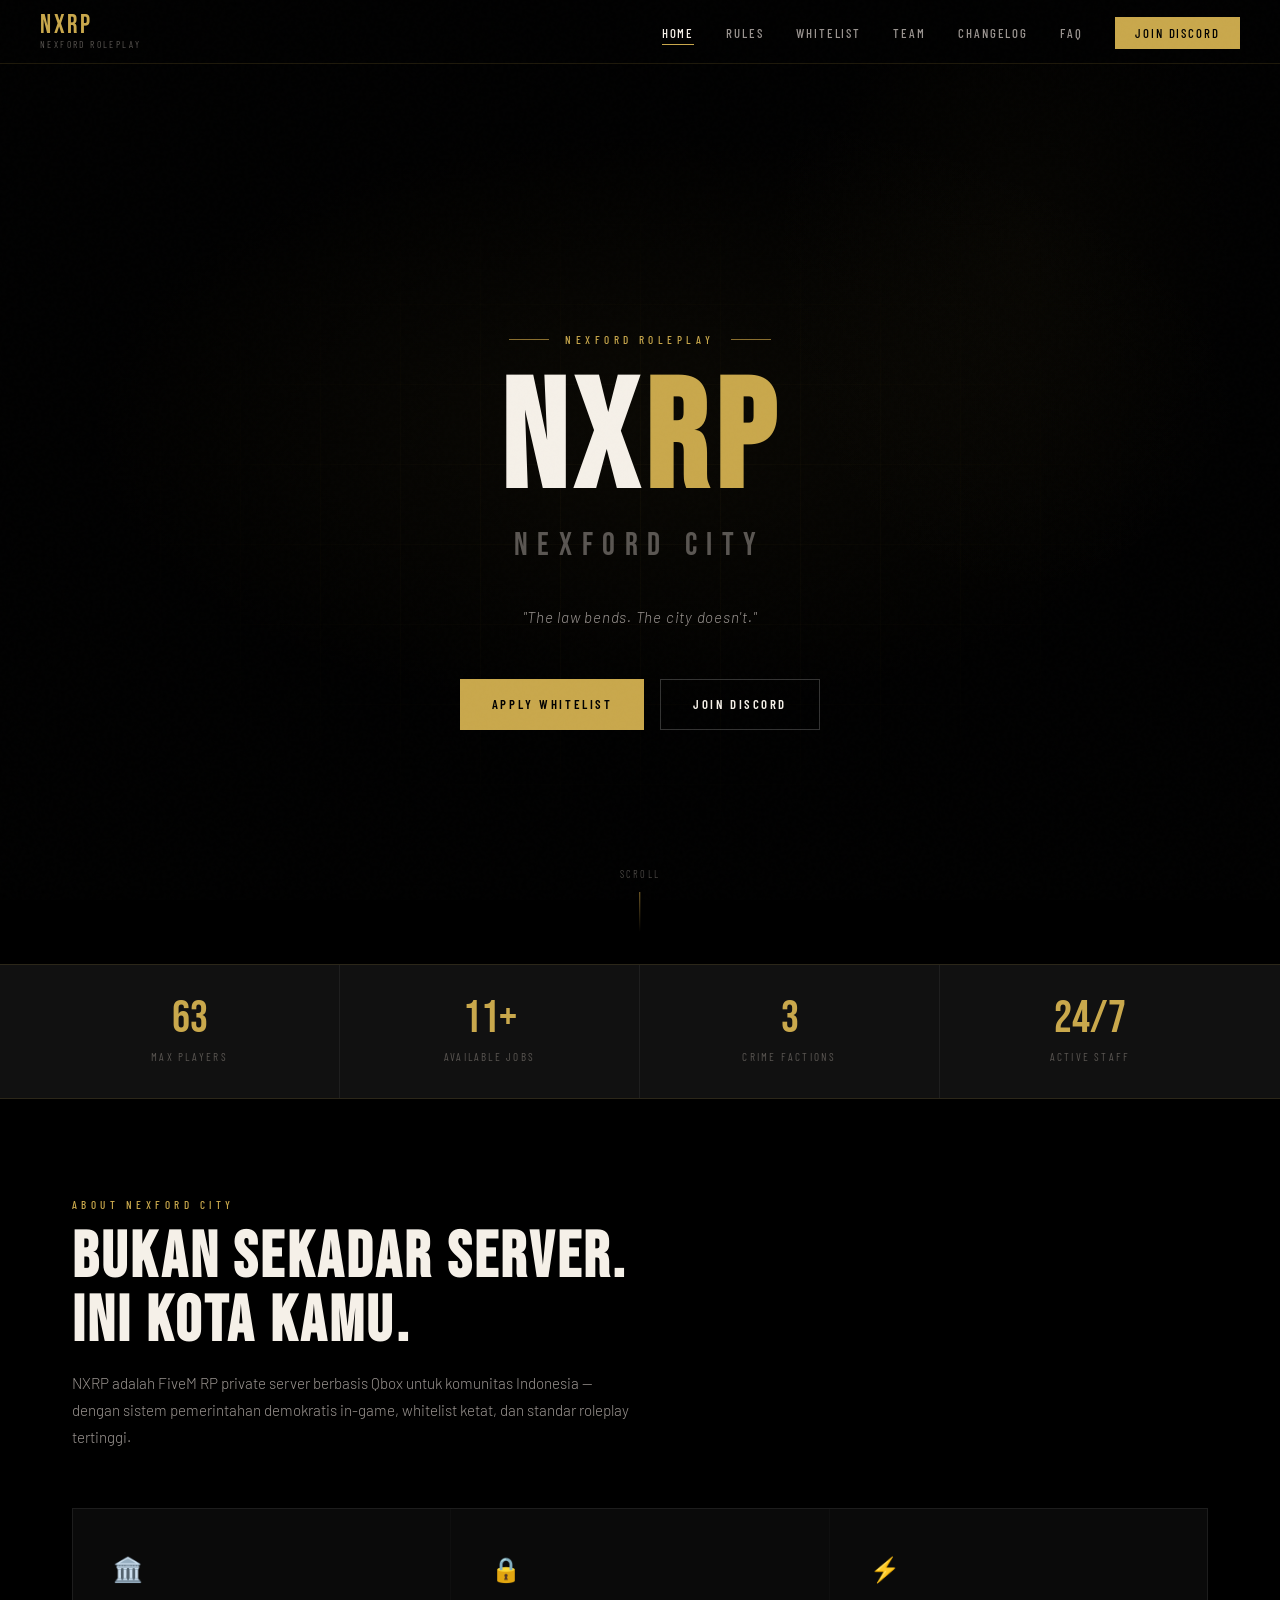
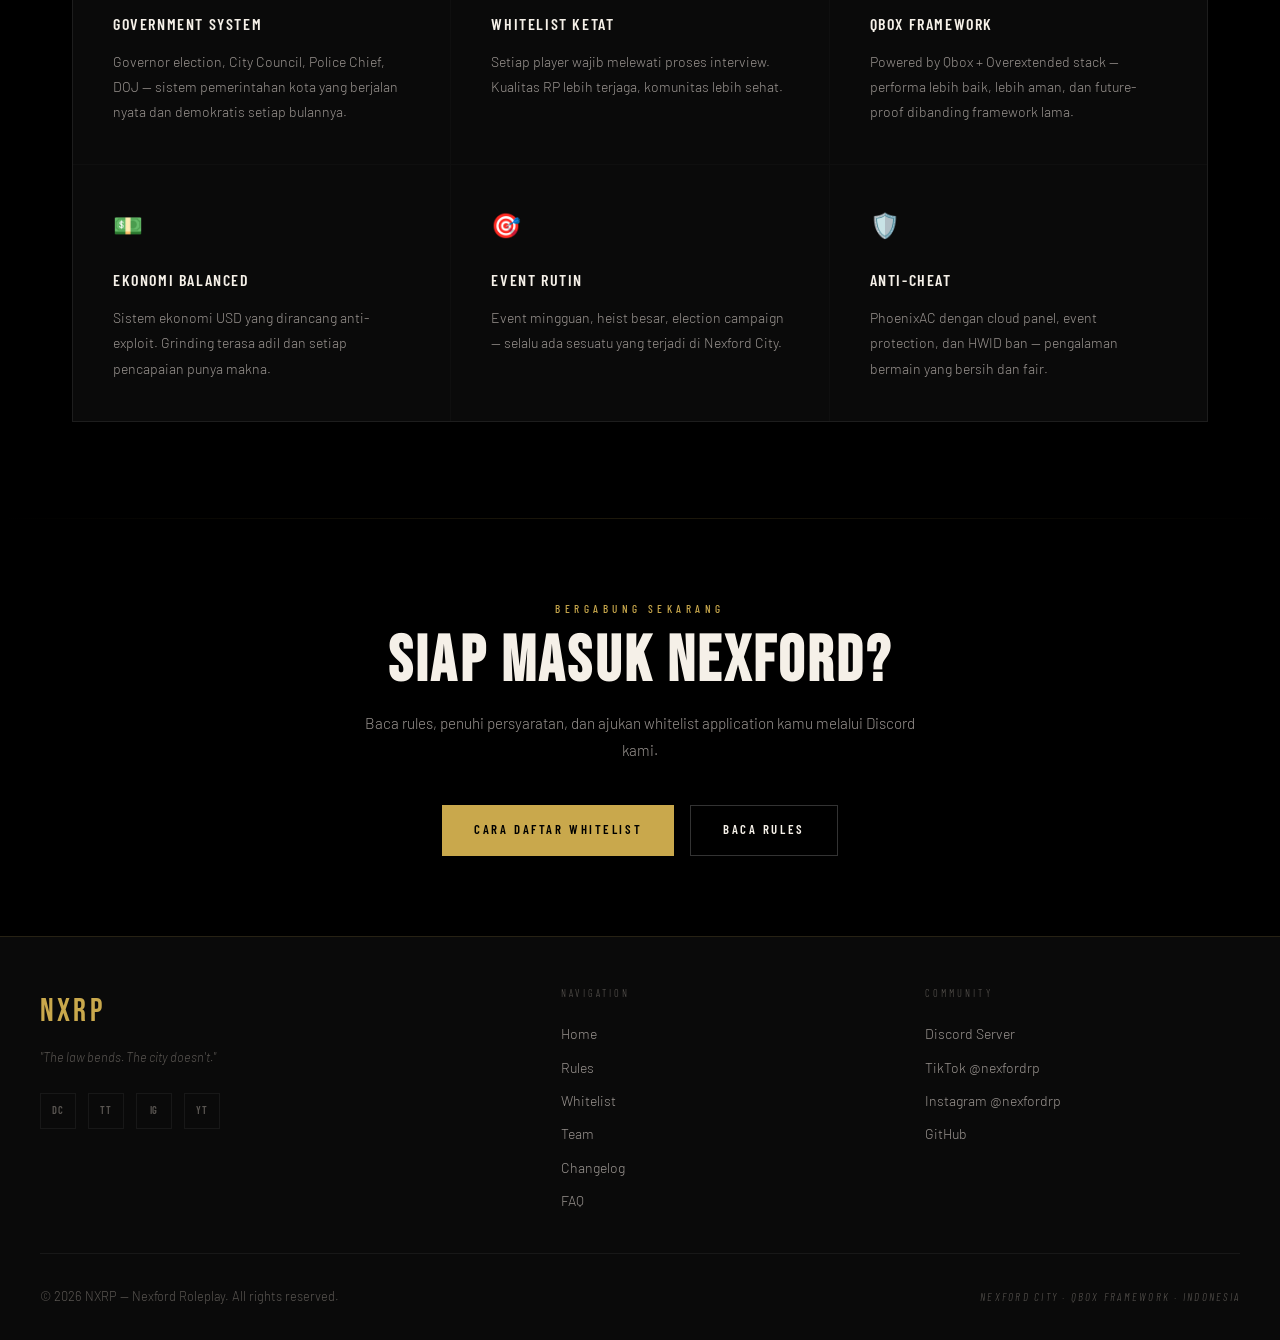
<file: index.html>
<!DOCTYPE html>
<html lang="id">
<head>
  <meta charset="UTF-8" />
  <meta name="viewport" content="width=device-width, initial-scale=1.0" />
  <title>NXRP — Nexford Roleplay</title>
  <meta name="description" content="Nexford Roleplay — FiveM RP private server berbasis Qbox untuk komunitas Indonesia. Whitelist ketat, sistem pemerintahan aktif, high-quality RP." />
  <meta property="og:title" content="NXRP — Nexford Roleplay" />
  <meta property="og:description" content="The law bends. The city doesn't." />
  <meta property="og:url" content="https://nexfordrp.com" />
  <meta property="og:type" content="website" />
  <meta name="theme-color" content="#000000" />
  <link rel="icon" type="image/svg+xml" href="assets/img/favicon.svg" />
  <link rel="stylesheet" href="assets/css/style.css" />
</head>
<body>

  <!-- NAV -->
  <nav class="nav">
    <a href="index.html" class="nav__logo">
      <span class="nav__logo-main">NXRP</span>
      <span class="nav__logo-sub">Nexford Roleplay</span>
    </a>
    <ul class="nav__links">
      <li><a href="index.html">Home</a></li>
      <li><a href="rules.html">Rules</a></li>
      <li><a href="whitelist.html">Whitelist</a></li>
      <li><a href="team.html">Team</a></li>
      <li><a href="changelog.html">Changelog</a></li>
      <li><a href="faq.html">FAQ</a></li>
      <li><a href="https://discord.gg/nxrp" target="_blank" rel="noopener" class="nav__cta">Join Discord</a></li>
    </ul>
    <div class="nav__burger" aria-label="Menu">
      <span></span><span></span><span></span>
    </div>
  </nav>

  <div class="page">

    <!-- HERO -->
    <section class="hero">
      <div class="hero__bg"></div>
      <div class="hero__lines"></div>
      <div class="hero__content">
        <p class="hero__eyebrow">Nexford Roleplay</p>
        <h1 class="hero__title">NX<span>RP</span></h1>
        <p class="hero__subtitle">Nexford City</p>
        <p class="hero__motto">"The law bends. The city doesn't."</p>
        <div class="hero__actions">
          <a href="whitelist.html" class="btn btn--primary">Apply Whitelist</a>
          <a href="https://discord.gg/nxrp" target="_blank" rel="noopener" class="btn btn--outline">Join Discord</a>
        </div>
      </div>
      <div class="hero__scroll">Scroll</div>
    </section>

    <!-- STATS -->
    <div class="stats">
      <div class="stats__inner">
        <div class="stats__item fade-up">
          <div class="stats__num" data-count="64" data-suffix="">64</div>
          <div class="stats__label">Max Players</div>
        </div>
        <div class="stats__item fade-up">
          <div class="stats__num" data-count="12" data-suffix="+">12+</div>
          <div class="stats__label">Available Jobs</div>
        </div>
        <div class="stats__item fade-up">
          <div class="stats__num" data-count="4" data-suffix="">4</div>
          <div class="stats__label">Crime Factions</div>
        </div>
        <div class="stats__item fade-up">
          <div class="stats__num">24/7</div>
          <div class="stats__label">Active Staff</div>
        </div>
      </div>
    </div>

    <!-- ABOUT -->
    <section class="section">
      <div class="section__header fade-up">
        <p class="section__eyebrow">About Nexford City</p>
        <h2 class="section__title">Bukan Sekadar Server.<br>Ini Kota Kamu.</h2>
        <p class="section__desc">NXRP adalah FiveM RP private server berbasis Qbox untuk komunitas Indonesia — dengan sistem pemerintahan demokratis in-game, whitelist ketat, dan standar roleplay tertinggi.</p>
      </div>
      <div class="features">
        <div class="feature-card fade-up">
          <div class="feature-card__icon">🏛️</div>
          <div class="feature-card__title">Government System</div>
          <p class="feature-card__text">Governor election, City Council, Police Chief, DOJ — sistem pemerintahan kota yang berjalan nyata dan demokratis setiap bulannya.</p>
        </div>
        <div class="feature-card fade-up">
          <div class="feature-card__icon">🔒</div>
          <div class="feature-card__title">Whitelist Ketat</div>
          <p class="feature-card__text">Setiap player wajib melewati proses interview. Kualitas RP lebih terjaga, komunitas lebih sehat.</p>
        </div>
        <div class="feature-card fade-up">
          <div class="feature-card__icon">⚡</div>
          <div class="feature-card__title">Qbox Framework</div>
          <p class="feature-card__text">Powered by Qbox + Overextended stack — performa lebih baik, lebih aman, dan future-proof dibanding framework lama.</p>
        </div>
        <div class="feature-card fade-up">
          <div class="feature-card__icon">💵</div>
          <div class="feature-card__title">Ekonomi Balanced</div>
          <p class="feature-card__text">Sistem ekonomi USD yang dirancang anti-exploit. Grinding terasa adil dan setiap pencapaian punya makna.</p>
        </div>
        <div class="feature-card fade-up">
          <div class="feature-card__icon">🎯</div>
          <div class="feature-card__title">Event Rutin</div>
          <p class="feature-card__text">Event mingguan, heist besar, election campaign — selalu ada sesuatu yang terjadi di Nexford City.</p>
        </div>
        <div class="feature-card fade-up">
          <div class="feature-card__icon">🛡️</div>
          <div class="feature-card__title">Anti-Cheat</div>
          <p class="feature-card__text">PhoenixAC dengan cloud panel, event protection, dan HWID ban — pengalaman bermain yang bersih dan fair.</p>
        </div>
      </div>
    </section>

    <div class="divider"></div>

    <!-- CTA SECTION -->
    <section class="section" style="text-align:center; padding-top: 5rem; padding-bottom: 5rem;">
      <p class="section__eyebrow fade-up" style="justify-content:center; display:flex;">Bergabung Sekarang</p>
      <h2 class="section__title fade-up" style="margin-bottom:1rem;">Siap Masuk Nexford?</h2>
      <p class="section__desc fade-up" style="margin: 0 auto 2.5rem; text-align:center;">Baca rules, penuhi persyaratan, dan ajukan whitelist application kamu melalui Discord kami.</p>
      <div class="hero__actions fade-up">
        <a href="whitelist.html" class="btn btn--primary">Cara Daftar Whitelist</a>
        <a href="rules.html" class="btn btn--outline">Baca Rules</a>
      </div>
    </section>

  </div>

  <!-- FOOTER -->
  <footer class="footer">
    <div class="footer__inner">
      <div class="footer__brand">
        <div class="footer__logo">NXRP</div>
        <p class="footer__tagline">"The law bends. The city doesn't."</p>
        <div class="footer__socials">
          <a href="https://discord.gg/nxrp" target="_blank" rel="noopener" class="footer__social">DC</a>
          <a href="https://tiktok.com/@nexfordrp" target="_blank" rel="noopener" class="footer__social">TT</a>
          <a href="https://instagram.com/nexfordrp" target="_blank" rel="noopener" class="footer__social">IG</a>
          <a href="https://youtube.com/@nxrp" target="_blank" rel="noopener" class="footer__social">YT</a>
        </div>
      </div>
      <div>
        <p class="footer__nav-title">Navigation</p>
        <div class="footer__nav-links">
          <a href="index.html">Home</a>
          <a href="rules.html">Rules</a>
          <a href="whitelist.html">Whitelist</a>
          <a href="team.html">Team</a>
          <a href="changelog.html">Changelog</a>
          <a href="faq.html">FAQ</a>
        </div>
      </div>
      <div>
        <p class="footer__nav-title">Community</p>
        <div class="footer__nav-links">
          <a href="https://discord.gg/nxrp" target="_blank" rel="noopener">Discord Server</a>
          <a href="https://tiktok.com/@nexfordrp" target="_blank" rel="noopener">TikTok @nexfordrp</a>
          <a href="https://instagram.com/nexfordrp" target="_blank" rel="noopener">Instagram @nexfordrp</a>
          <a href="https://github.com/nexfordrp" target="_blank" rel="noopener">GitHub</a>
        </div>
      </div>
    </div>
    <div class="footer__bottom">
      <p class="footer__copy">© 2026 NXRP — Nexford Roleplay. All rights reserved.</p>
      <p class="footer__motto">Nexford City · Qbox Framework · Indonesia</p>
    </div>
  </footer>

  <script src="assets/js/main.js"></script>
</body>
</html>
</file>
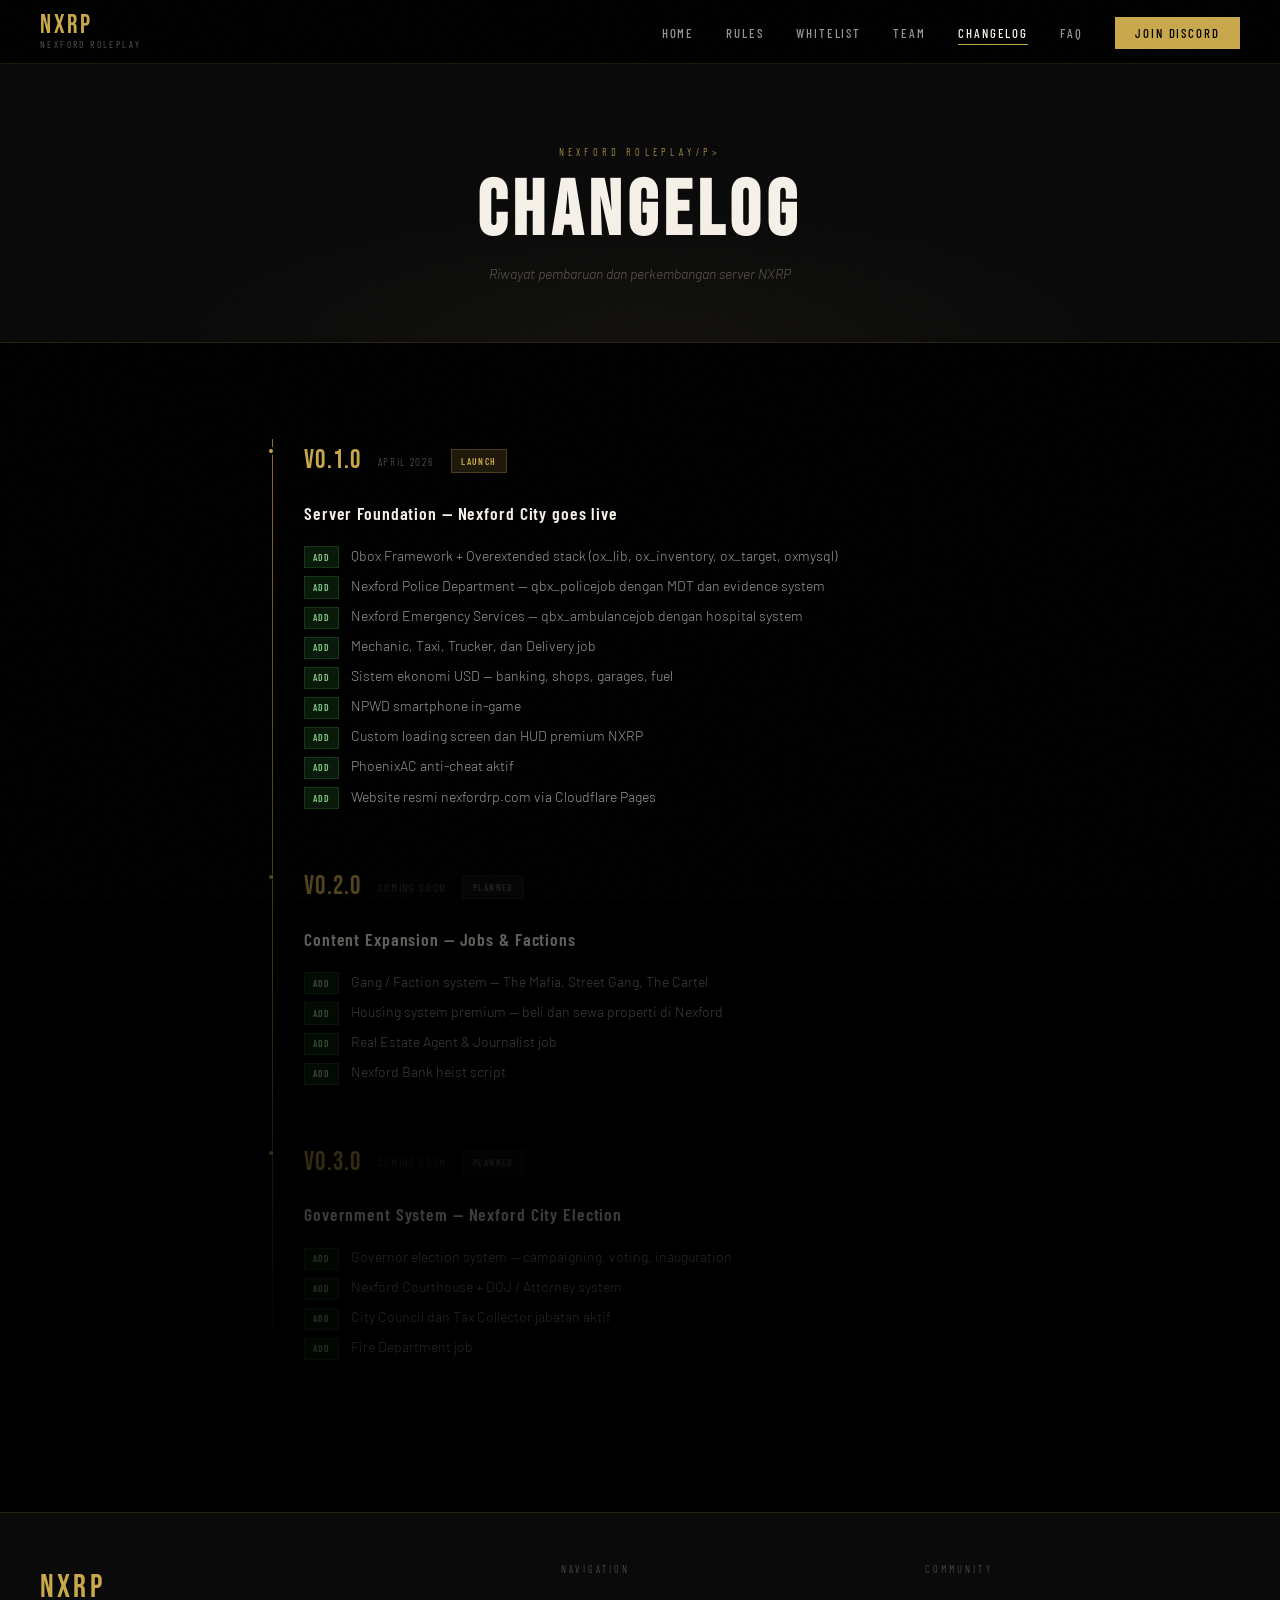
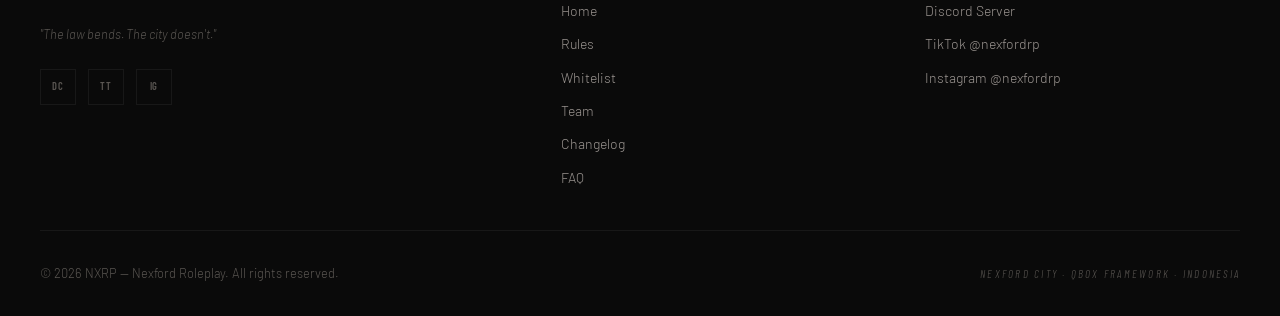
<file: changelog.html>
<!DOCTYPE html>
<html lang="id">
<head>
  <meta charset="UTF-8" />
  <meta name="viewport" content="width=device-width, initial-scale=1.0" />
  <title>Changelog — NXRP Nexford Roleplay</title>
  <link rel="icon" type="image/svg+xml" href="assets/img/favicon.svg" />
  <link rel="stylesheet" href="assets/css/style.css" />
</head>
<body>
  <nav class="nav">
    <a href="index.html" class="nav__logo">
      <span class="nav__logo-main">NXRP</span>
      <span class="nav__logo-sub">Nexford Roleplay</span>
    </a>
    <ul class="nav__links">
      <li><a href="index.html">Home</a></li>
      <li><a href="rules.html">Rules</a></li>
      <li><a href="whitelist.html">Whitelist</a></li>
      <li><a href="team.html">Team</a></li>
      <li><a href="changelog.html">Changelog</a></li>
      <li><a href="faq.html">FAQ</a></li>
      <li><a href="https://discord.gg/nxrp" target="_blank" rel="noopener" class="nav__cta">Join Discord</a></li>
    </ul>
    <div class="nav__burger"><span></span><span></span><span></span></div>
  </nav>

  <div class="page">
    <div class="page-header">
      <div class="page-header__bg"></div>
      <p class="page-header__eyebrow">Nexford Roleplay/p>
      <h1 class="page-header__title">Changelog</h1>
      <p class="page-header__sub">Riwayat pembaruan dan perkembangan server NXRP</p>
    </div>

    <section class="section" style="max-width: 800px;">

      <div class="changelog">

        <div class="changelog-entry fade-up">
          <div class="changelog-entry__meta">
            <span class="changelog-entry__version">v0.1.0</span>
            <span class="changelog-entry__date">April 2026</span>
            <span class="changelog-entry__badge badge--major">Launch</span>
          </div>
          <div class="changelog-entry__title">Server Foundation — Nexford City goes live</div>
          <div class="changelog-entry__items">
            <div class="changelog-item">
              <span class="changelog-item__type type--add">ADD</span>
              <span>Qbox Framework + Overextended stack (ox_lib, ox_inventory, ox_target, oxmysql)</span>
            </div>
            <div class="changelog-item">
              <span class="changelog-item__type type--add">ADD</span>
              <span>Nexford Police Department — qbx_policejob dengan MDT dan evidence system</span>
            </div>
            <div class="changelog-item">
              <span class="changelog-item__type type--add">ADD</span>
              <span>Nexford Emergency Services — qbx_ambulancejob dengan hospital system</span>
            </div>
            <div class="changelog-item">
              <span class="changelog-item__type type--add">ADD</span>
              <span>Mechanic, Taxi, Trucker, dan Delivery job</span>
            </div>
            <div class="changelog-item">
              <span class="changelog-item__type type--add">ADD</span>
              <span>Sistem ekonomi USD — banking, shops, garages, fuel</span>
            </div>
            <div class="changelog-item">
              <span class="changelog-item__type type--add">ADD</span>
              <span>NPWD smartphone in-game</span>
            </div>
            <div class="changelog-item">
              <span class="changelog-item__type type--add">ADD</span>
              <span>Custom loading screen dan HUD premium NXRP</span>
            </div>
            <div class="changelog-item">
              <span class="changelog-item__type type--add">ADD</span>
              <span>PhoenixAC anti-cheat aktif</span>
            </div>
            <div class="changelog-item">
              <span class="changelog-item__type type--add">ADD</span>
              <span>Website resmi nexfordrp.com via Cloudflare Pages</span>
            </div>
          </div>
        </div>

        <div class="changelog-entry fade-up" style="opacity: 0.4;">
          <div class="changelog-entry__meta">
            <span class="changelog-entry__version">v0.2.0</span>
            <span class="changelog-entry__date">Coming Soon</span>
            <span class="changelog-entry__badge badge--minor">Planned</span>
          </div>
          <div class="changelog-entry__title">Content Expansion — Jobs & Factions</div>
          <div class="changelog-entry__items">
            <div class="changelog-item">
              <span class="changelog-item__type type--add">ADD</span>
              <span>Gang / Faction system — The Mafia, Street Gang, The Cartel</span>
            </div>
            <div class="changelog-item">
              <span class="changelog-item__type type--add">ADD</span>
              <span>Housing system premium — beli dan sewa properti di Nexford</span>
            </div>
            <div class="changelog-item">
              <span class="changelog-item__type type--add">ADD</span>
              <span>Real Estate Agent & Journalist job</span>
            </div>
            <div class="changelog-item">
              <span class="changelog-item__type type--add">ADD</span>
              <span>Nexford Bank heist script</span>
            </div>
          </div>
        </div>

        <div class="changelog-entry fade-up" style="opacity: 0.25;">
          <div class="changelog-entry__meta">
            <span class="changelog-entry__version">v0.3.0</span>
            <span class="changelog-entry__date">Coming Soon</span>
            <span class="changelog-entry__badge badge--minor">Planned</span>
          </div>
          <div class="changelog-entry__title">Government System — Nexford City Election</div>
          <div class="changelog-entry__items">
            <div class="changelog-item">
              <span class="changelog-item__type type--add">ADD</span>
              <span>Governor election system — campaigning, voting, inauguration</span>
            </div>
            <div class="changelog-item">
              <span class="changelog-item__type type--add">ADD</span>
              <span>Nexford Courthouse + DOJ / Attorney system</span>
            </div>
            <div class="changelog-item">
              <span class="changelog-item__type type--add">ADD</span>
              <span>City Council dan Tax Collector jabatan aktif</span>
            </div>
            <div class="changelog-item">
              <span class="changelog-item__type type--add">ADD</span>
              <span>Fire Department job</span>
            </div>
          </div>
        </div>

      </div>
    </section>
  </div>

  <footer class="footer">
    <div class="footer__inner">
      <div class="footer__brand">
        <div class="footer__logo">NXRP</div>
        <p class="footer__tagline">"The law bends. The city doesn't."</p>
        <div class="footer__socials">
          <a href="https://discord.gg/nxrp" target="_blank" rel="noopener" class="footer__social">DC</a>
          <a href="https://tiktok.com/@nexfordrp" target="_blank" rel="noopener" class="footer__social">TT</a>
          <a href="https://instagram.com/nexfordrp" target="_blank" rel="noopener" class="footer__social">IG</a>
        </div>
      </div>
      <div>
        <p class="footer__nav-title">Navigation</p>
        <div class="footer__nav-links">
          <a href="index.html">Home</a><a href="rules.html">Rules</a>
          <a href="whitelist.html">Whitelist</a><a href="team.html">Team</a>
          <a href="changelog.html">Changelog</a><a href="faq.html">FAQ</a>
        </div>
      </div>
      <div>
        <p class="footer__nav-title">Community</p>
        <div class="footer__nav-links">
          <a href="https://discord.gg/nxrp" target="_blank" rel="noopener">Discord Server</a>
          <a href="https://tiktok.com/@nexfordrp" target="_blank" rel="noopener">TikTok @nexfordrp</a>
          <a href="https://instagram.com/nexfordrp" target="_blank" rel="noopener">Instagram @nexfordrp</a>
        </div>
      </div>
    </div>
    <div class="footer__bottom">
      <p class="footer__copy">© 2026 NXRP — Nexford Roleplay. All rights reserved.</p>
      <p class="footer__motto">Nexford City · Qbox Framework · Indonesia</p>
    </div>
  </footer>
  <script src="assets/js/main.js"></script>
</body>
</html>
</file>
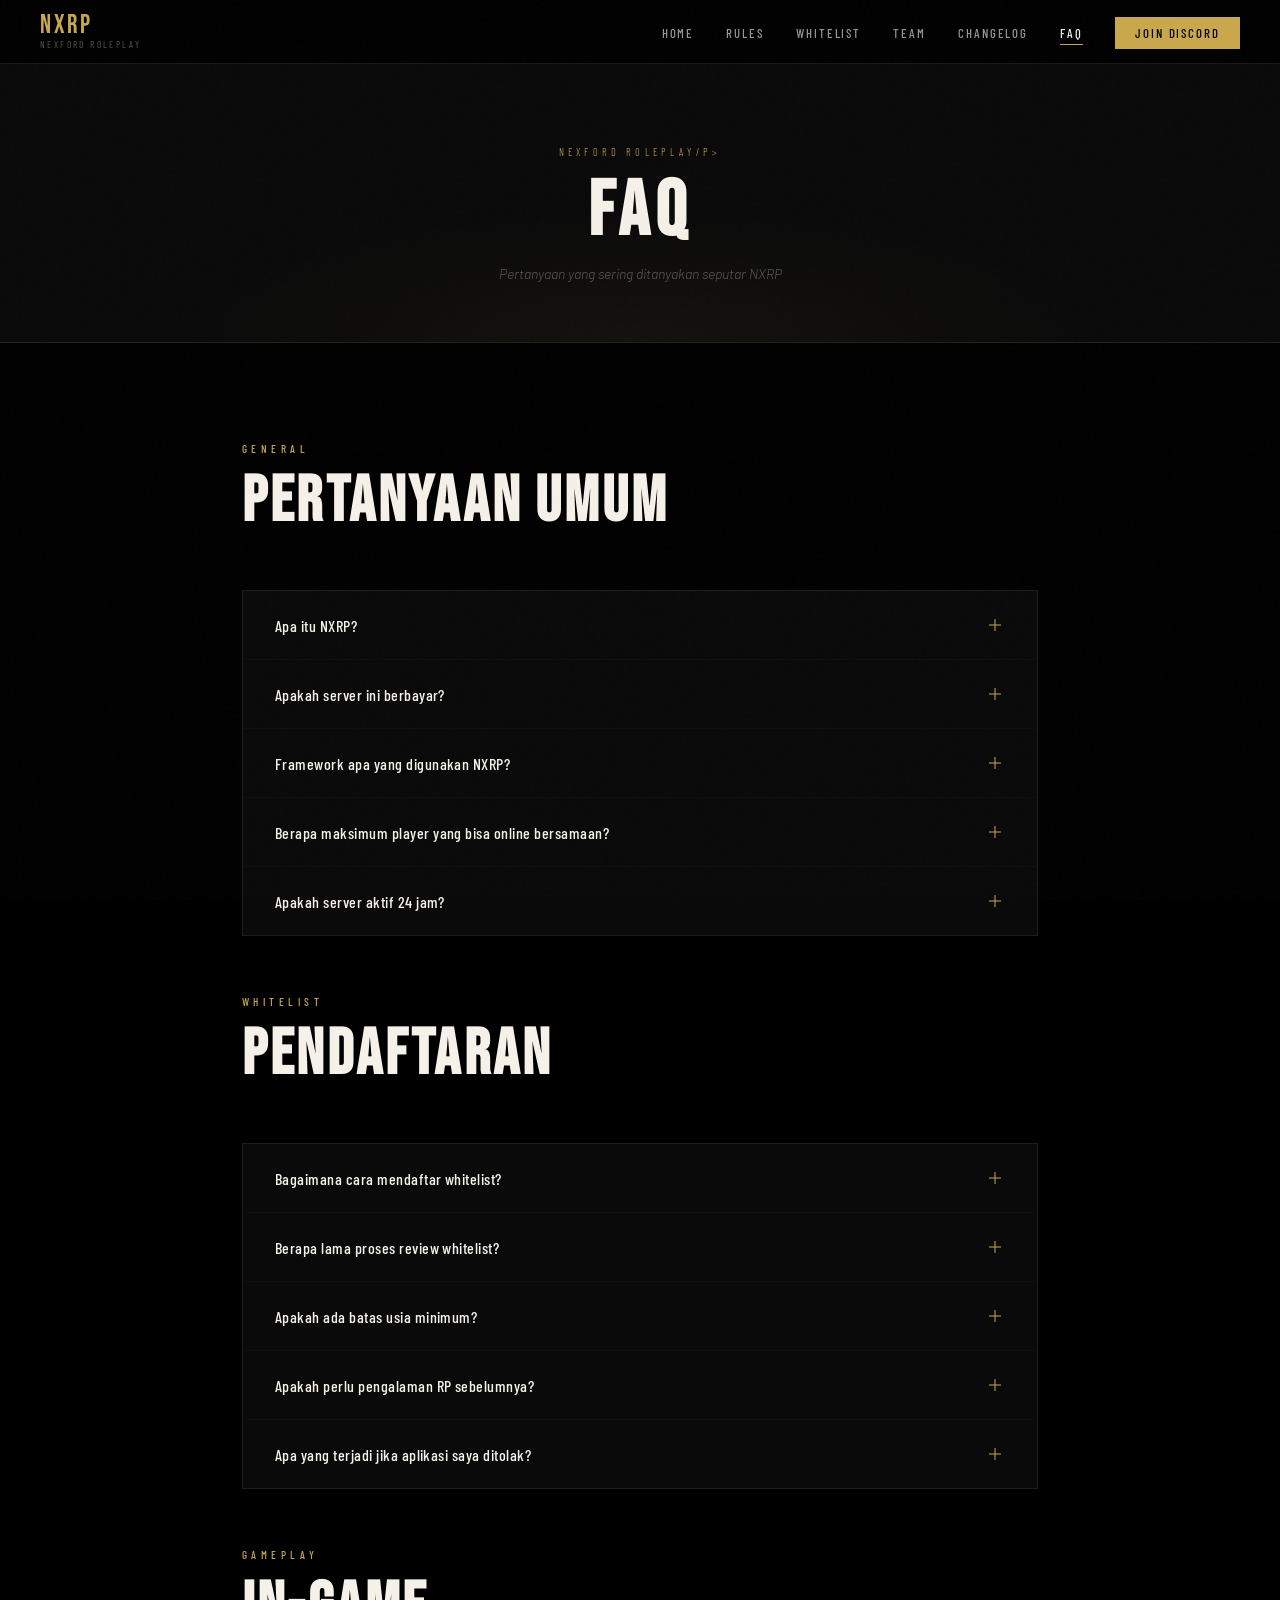
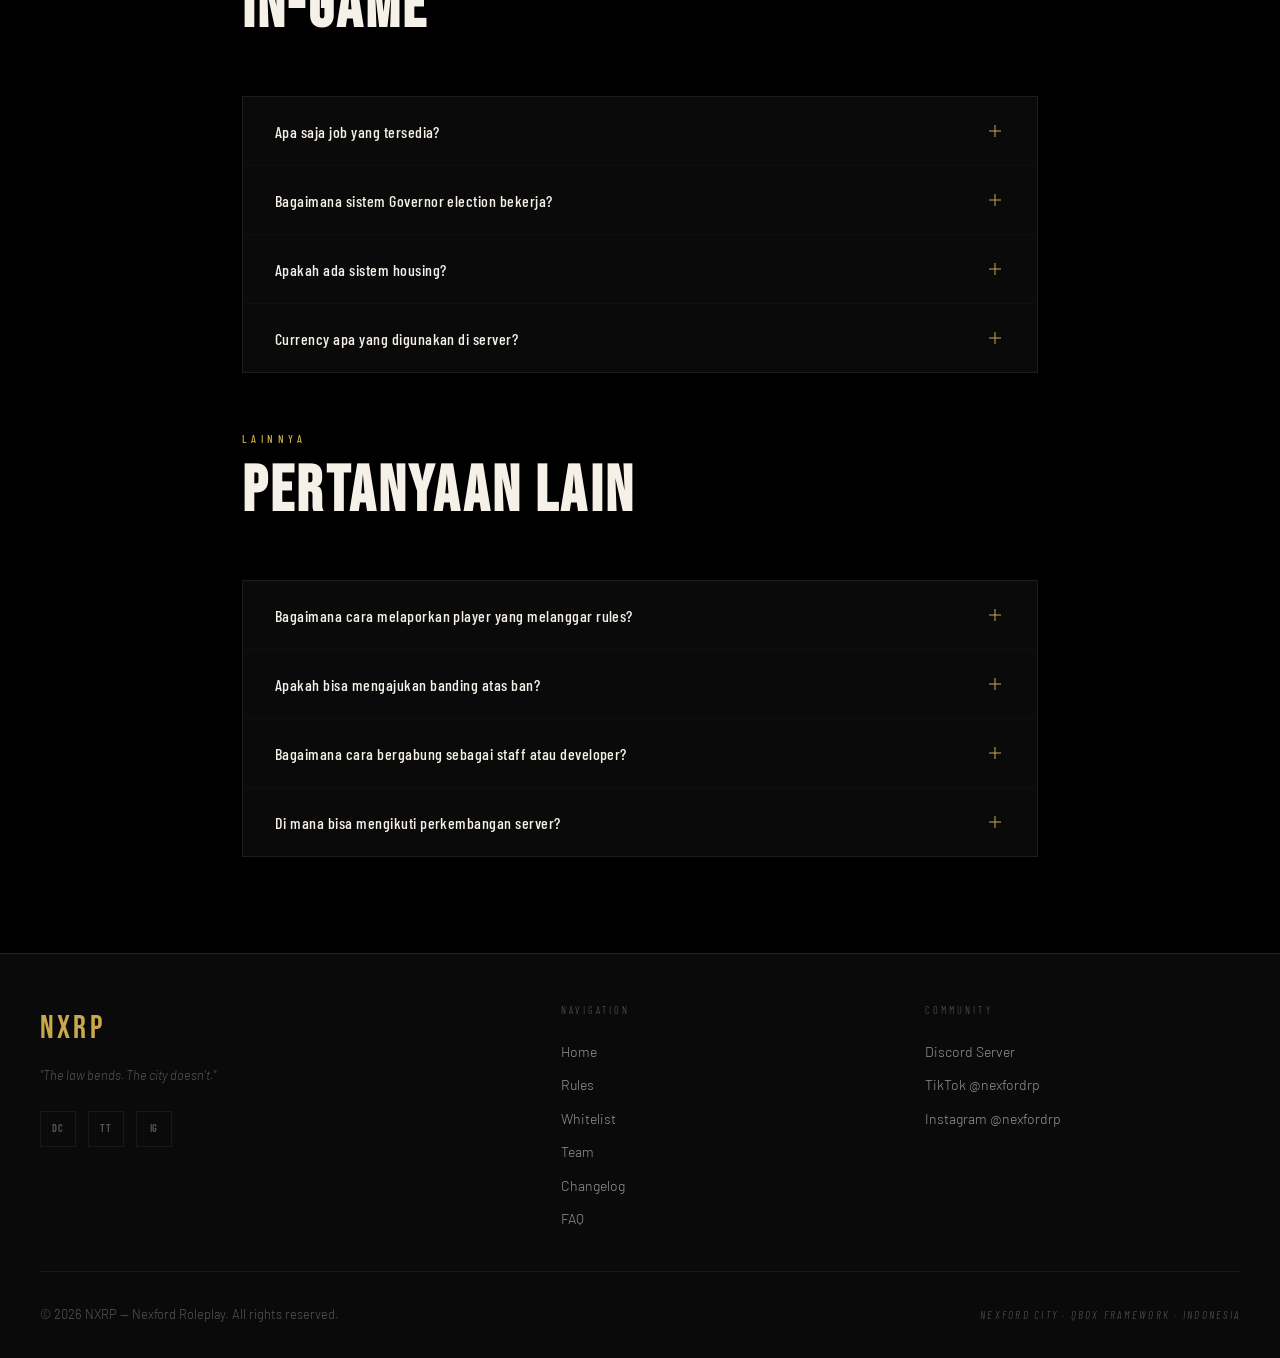
<file: faq.html>
<!DOCTYPE html>
<html lang="id">
<head>
  <meta charset="UTF-8" />
  <meta name="viewport" content="width=device-width, initial-scale=1.0" />
  <title>FAQ — NXRP Nexford Roleplay</title>
  <link rel="icon" type="image/svg+xml" href="assets/img/favicon.svg" />
  <link rel="stylesheet" href="assets/css/style.css" />
</head>
<body>
  <nav class="nav">
    <a href="index.html" class="nav__logo">
      <span class="nav__logo-main">NXRP</span>
      <span class="nav__logo-sub">Nexford Roleplay</span>
    </a>
    <ul class="nav__links">
      <li><a href="index.html">Home</a></li>
      <li><a href="rules.html">Rules</a></li>
      <li><a href="whitelist.html">Whitelist</a></li>
      <li><a href="team.html">Team</a></li>
      <li><a href="changelog.html">Changelog</a></li>
      <li><a href="faq.html">FAQ</a></li>
      <li><a href="https://discord.gg/nxrp" target="_blank" rel="noopener" class="nav__cta">Join Discord</a></li>
    </ul>
    <div class="nav__burger"><span></span><span></span><span></span></div>
  </nav>

  <div class="page">
    <div class="page-header">
      <div class="page-header__bg"></div>
      <p class="page-header__eyebrow">Nexford Roleplay/p>
      <h1 class="page-header__title">FAQ</h1>
      <p class="page-header__sub">Pertanyaan yang sering ditanyakan seputar NXRP</p>
    </div>

    <section class="section" style="max-width: 860px;">

      <div class="section__header fade-up">
        <p class="section__eyebrow">General</p>
        <h2 class="section__title">Pertanyaan Umum</h2>
      </div>

      <div class="faq-list fade-up">
        <div class="faq-item">
          <button class="faq-item__btn">
            <span class="faq-item__q">Apa itu NXRP?</span>
            <span class="faq-item__icon"></span>
          </button>
          <div class="faq-item__a">NXRP (Nexford City Roleplay) adalah FiveM GTA RP private server untuk komunitas Indonesia. Server ini menggunakan framework Qbox, bersetting kota fiksi Nexford City bergaya Western dengan sistem pemerintahan demokratis in-game, whitelist ketat, dan standar RP yang serius.</div>
        </div>
        <div class="faq-item">
          <button class="faq-item__btn">
            <span class="faq-item__q">Apakah server ini berbayar?</span>
            <span class="faq-item__icon"></span>
          </button>
          <div class="faq-item__a">Tidak. Bergabung dan bermain di NXRP sepenuhnya gratis. Kami menyediakan opsi donasi/VIP yang hanya memberikan benefit cosmetic (custom plate, priority queue, dll) — tidak ada pay-to-win sama sekali.</div>
        </div>
        <div class="faq-item">
          <button class="faq-item__btn">
            <span class="faq-item__q">Framework apa yang digunakan NXRP?</span>
            <span class="faq-item__icon"></span>
          </button>
          <div class="faq-item__a">NXRP menggunakan Qbox Framework — framework FiveM modern yang dibangun di atas fondasi QBCore namun telah di-rework total. Qbox menggunakan Overextended stack (ox_lib, ox_inventory, ox_target, oxmysql) yang memberikan performa lebih baik, keamanan lebih tinggi, dan codebase yang lebih modern.</div>
        </div>
        <div class="faq-item">
          <button class="faq-item__btn">
            <span class="faq-item__q">Berapa maksimum player yang bisa online bersamaan?</span>
            <span class="faq-item__icon"></span>
          </button>
          <div class="faq-item__a">Saat launch, NXRP mendukung hingga 64 player bersamaan menggunakan Element Club Aurum. Slot bisa diperluas seiring pertumbuhan server.</div>
        </div>
        <div class="faq-item">
          <button class="faq-item__btn">
            <span class="faq-item__q">Apakah server aktif 24 jam?</span>
            <span class="faq-item__icon"></span>
          </button>
          <div class="faq-item__a">Ya. Server NXRP berjalan 24/7 di VPS dedicated. Maintenance terjadwal akan diumumkan minimal 24 jam sebelumnya melalui Discord dan website.</div>
        </div>
      </div>

      <div class="section__header fade-up" style="margin-top: 3.5rem;">
        <p class="section__eyebrow">Whitelist</p>
        <h2 class="section__title">Pendaftaran</h2>
      </div>

      <div class="faq-list fade-up">
        <div class="faq-item">
          <button class="faq-item__btn">
            <span class="faq-item__q">Bagaimana cara mendaftar whitelist?</span>
            <span class="faq-item__icon"></span>
          </button>
          <div class="faq-item__a">Join Discord NXRP di <a href="https://discord.gg/nxrp" target="_blank" rel="noopener">discord.gg/nxrp</a>, baca seluruh server rules, lalu buka tiket di channel #whitelist-apply. Kamu akan mengisi formulir dan mengikuti voice interview singkat bersama Whitelist Team kami. Lihat halaman <a href="whitelist.html">Whitelist</a> untuk panduan lengkap.</div>
        </div>
        <div class="faq-item">
          <button class="faq-item__btn">
            <span class="faq-item__q">Berapa lama proses review whitelist?</span>
            <span class="faq-item__icon"></span>
          </button>
          <div class="faq-item__a">Setelah submit aplikasi, review dilakukan dalam 1–3 hari kerja. Jika lolos, kamu akan dihubungi untuk jadwal interview. Proses keseluruhan biasanya selesai dalam 3–5 hari.</div>
        </div>
        <div class="faq-item">
          <button class="faq-item__btn">
            <span class="faq-item__q">Apakah ada batas usia minimum?</span>
            <span class="faq-item__icon"></span>
          </button>
          <div class="faq-item__a">Ya. Minimal 17 tahun. Ini diterapkan untuk menjaga kualitas komunitas dan memastikan semua player bisa berkomunikasi dan berinteraksi secara dewasa.</div>
        </div>
        <div class="faq-item">
          <button class="faq-item__btn">
            <span class="faq-item__q">Apakah perlu pengalaman RP sebelumnya?</span>
            <span class="faq-item__icon"></span>
          </button>
          <div class="faq-item__a">Tidak wajib, tapi sangat disarankan. Kamu harus memahami konsep dasar RP seperti IC/OOC, NLR, VoL, dan RDM. Jika belum familiar, pelajari dulu sebelum mendaftar — interview akan menguji pemahaman ini.</div>
        </div>
        <div class="faq-item">
          <button class="faq-item__btn">
            <span class="faq-item__q">Apa yang terjadi jika aplikasi saya ditolak?</span>
            <span class="faq-item__icon"></span>
          </button>
          <div class="faq-item__a">Penolakan bukan akhir. Kamu bisa mengajukan kembali setelah 14 hari. Staff akan memberikan alasan penolakan sehingga kamu bisa mempersiapkan diri lebih baik untuk aplikasi berikutnya.</div>
        </div>
      </div>

      <div class="section__header fade-up" style="margin-top: 3.5rem;">
        <p class="section__eyebrow">Gameplay</p>
        <h2 class="section__title">In-Game</h2>
      </div>

      <div class="faq-list fade-up">
        <div class="faq-item">
          <button class="faq-item__btn">
            <span class="faq-item__q">Apa saja job yang tersedia?</span>
            <span class="faq-item__icon"></span>
          </button>
          <div class="faq-item__a">NXRP menyediakan berbagai job: Police Department, EMS, Mechanic, Taxi, Trucker, Delivery, Real Estate Agent, Journalist, Chef, dan lebih banyak lagi yang akan ditambahkan secara bertahap. Di sisi kriminal ada drug manufacturing, bank robbery, carjacking, dan fraksi terorganisir.</div>
        </div>
        <div class="faq-item">
          <button class="faq-item__btn">
            <span class="faq-item__q">Bagaimana sistem Governor election bekerja?</span>
            <span class="faq-item__icon"></span>
          </button>
          <div class="faq-item__a">Setiap bulan, Nexford City mengadakan election. Player yang memenuhi syarat bisa mendaftar sebagai kandidat, berkampanye di Discord dan in-game, lalu semua player whitelist bisa memberikan suara. Governor terpilih berwenang menunjuk Police Chief, EMS Director, City Council, dan jabatan pemerintahan lainnya.</div>
        </div>
        <div class="faq-item">
          <button class="faq-item__btn">
            <span class="faq-item__q">Apakah ada sistem housing?</span>
            <span class="faq-item__icon"></span>
          </button>
          <div class="faq-item__a">Ya. NXRP menggunakan housing system premium yang memungkinkan player membeli dan menyewa properti di Nexford City. Properti bisa digunakan sebagai tempat tinggal, penyimpanan, atau bisnis. Sistem ini akan aktif pada update v0.2.0.</div>
        </div>
        <div class="faq-item">
          <button class="faq-item__btn">
            <span class="faq-item__q">Currency apa yang digunakan di server?</span>
            <span class="faq-item__icon"></span>
          </button>
          <div class="faq-item__a">NXRP menggunakan USD ($) sebagai mata uang in-game — konsisten dengan setting Western US city. Semua harga item, gaji job, dan transaksi menggunakan format dolar.</div>
        </div>
      </div>

      <div class="section__header fade-up" style="margin-top: 3.5rem;">
        <p class="section__eyebrow">Lainnya</p>
        <h2 class="section__title">Pertanyaan Lain</h2>
      </div>

      <div class="faq-list fade-up">
        <div class="faq-item">
          <button class="faq-item__btn">
            <span class="faq-item__q">Bagaimana cara melaporkan player yang melanggar rules?</span>
            <span class="faq-item__icon"></span>
          </button>
          <div class="faq-item__a">Buka tiket di channel #report-player di Discord NXRP. Sertakan bukti berupa screenshot atau video, nama karakter pelanggar, dan deskripsi singkat kejadian. Staff akan menangani laporan dalam waktu 24 jam.</div>
        </div>
        <div class="faq-item">
          <button class="faq-item__btn">
            <span class="faq-item__q">Apakah bisa mengajukan banding atas ban?</span>
            <span class="faq-item__icon"></span>
          </button>
          <div class="faq-item__a">Ya, semua ban bisa diajukan banding melalui tiket resmi di Discord dalam 7 hari setelah ban diberikan. Permanent ban hanya bisa dibanding dengan bukti yang sangat kuat bahwa keputusan ban tidak adil.</div>
        </div>
        <div class="faq-item">
          <button class="faq-item__btn">
            <span class="faq-item__q">Bagaimana cara bergabung sebagai staff atau developer?</span>
            <span class="faq-item__icon"></span>
          </button>
          <div class="faq-item__a">Rekrutmen staff dan developer dibuka secara berkala. Pantau channel #announcements di Discord untuk info rekrutmen terbaru. Kamu bisa juga lihat halaman <a href="team.html">Team</a> untuk posisi yang sedang vacant.</div>
        </div>
        <div class="faq-item">
          <button class="faq-item__btn">
            <span class="faq-item__q">Di mana bisa mengikuti perkembangan server?</span>
            <span class="faq-item__icon"></span>
          </button>
          <div class="faq-item__a">Update resmi selalu diposting di Discord NXRP (#nxrp-announcements), halaman <a href="changelog.html">Changelog</a> di website ini, serta media sosial kami di TikTok dan Instagram @nexfordrp.</div>
        </div>
      </div>

    </section>
  </div>

  <footer class="footer">
    <div class="footer__inner">
      <div class="footer__brand">
        <div class="footer__logo">NXRP</div>
        <p class="footer__tagline">"The law bends. The city doesn't."</p>
        <div class="footer__socials">
          <a href="https://discord.gg/nxrp" target="_blank" rel="noopener" class="footer__social">DC</a>
          <a href="https://tiktok.com/@nexfordrp" target="_blank" rel="noopener" class="footer__social">TT</a>
          <a href="https://instagram.com/nexfordrp" target="_blank" rel="noopener" class="footer__social">IG</a>
        </div>
      </div>
      <div>
        <p class="footer__nav-title">Navigation</p>
        <div class="footer__nav-links">
          <a href="index.html">Home</a><a href="rules.html">Rules</a>
          <a href="whitelist.html">Whitelist</a><a href="team.html">Team</a>
          <a href="changelog.html">Changelog</a><a href="faq.html">FAQ</a>
        </div>
      </div>
      <div>
        <p class="footer__nav-title">Community</p>
        <div class="footer__nav-links">
          <a href="https://discord.gg/nxrp" target="_blank" rel="noopener">Discord Server</a>
          <a href="https://tiktok.com/@nexfordrp" target="_blank" rel="noopener">TikTok @nexfordrp</a>
          <a href="https://instagram.com/nexfordrp" target="_blank" rel="noopener">Instagram @nexfordrp</a>
        </div>
      </div>
    </div>
    <div class="footer__bottom">
      <p class="footer__copy">© 2026 NXRP — Nexford Roleplay. All rights reserved.</p>
      <p class="footer__motto">Nexford City · Qbox Framework · Indonesia</p>
    </div>
  </footer>
  <script src="assets/js/main.js"></script>
</body>
</html>
</file>
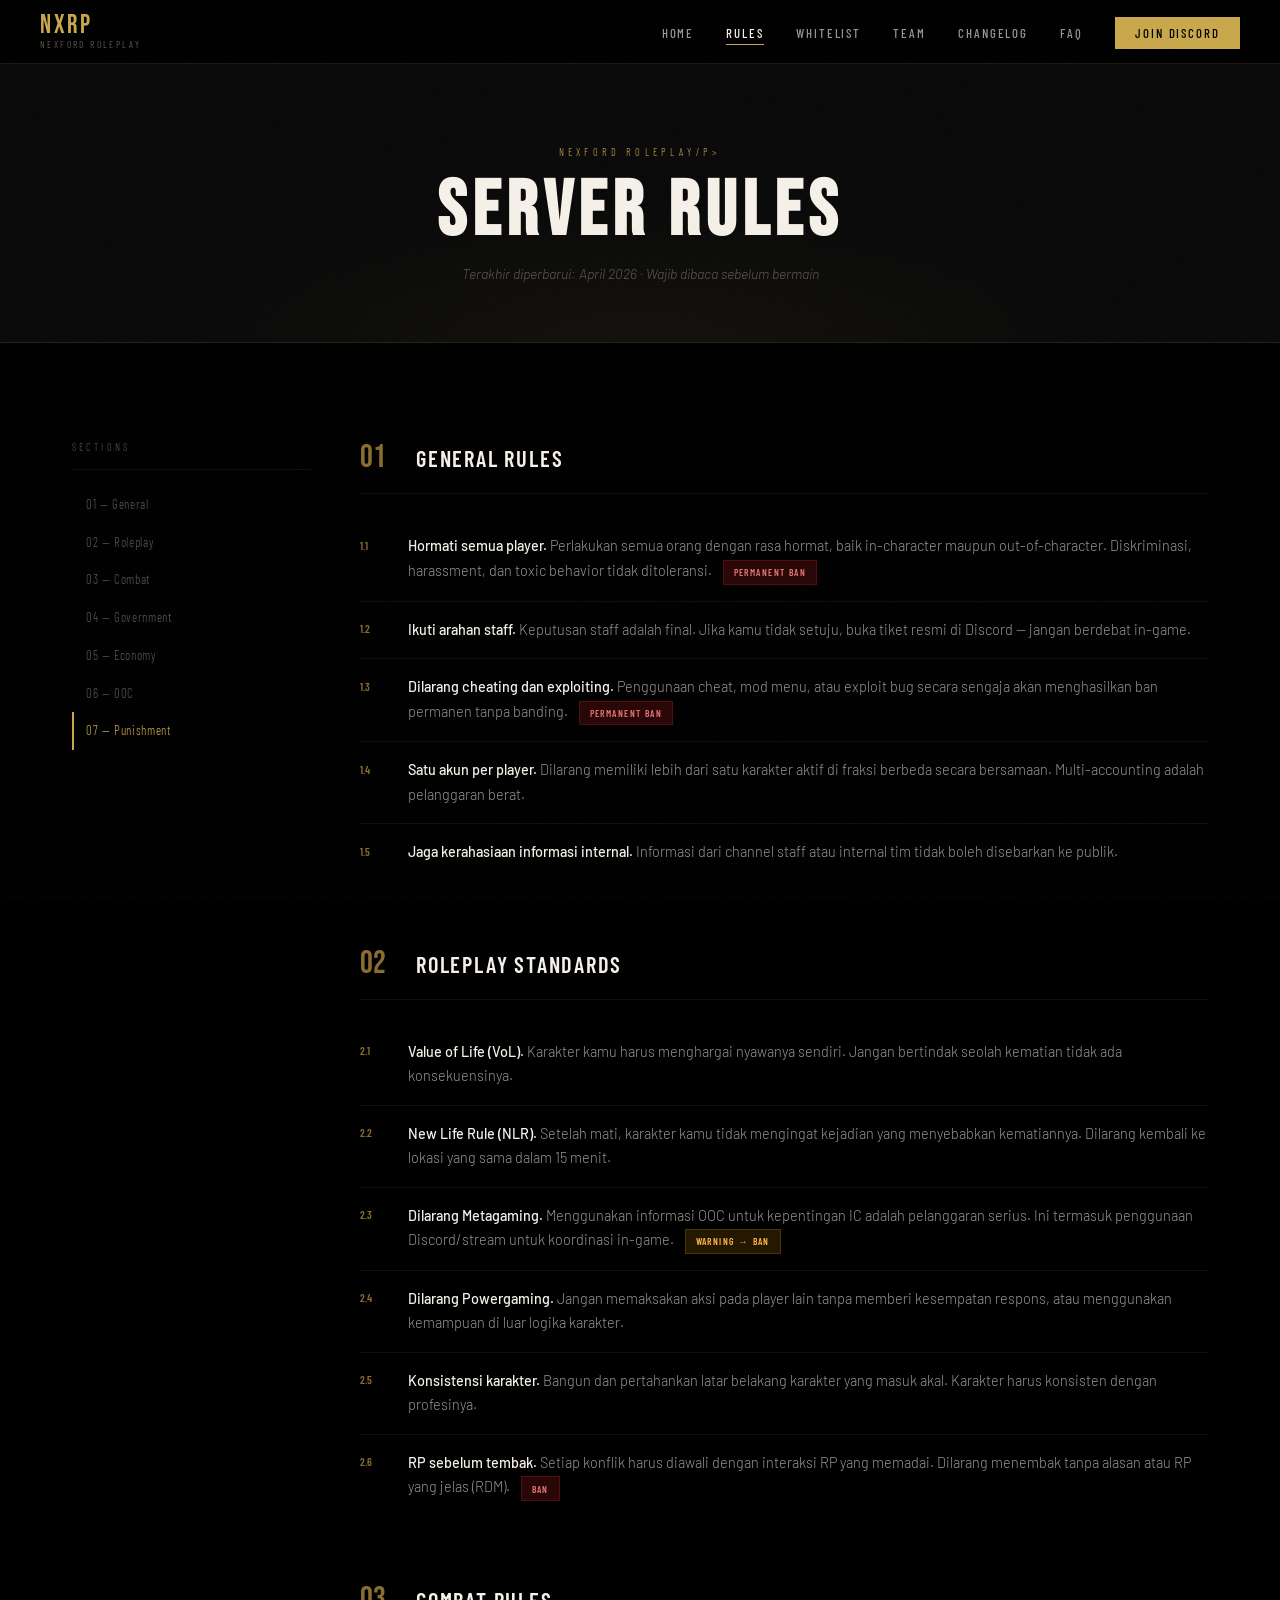
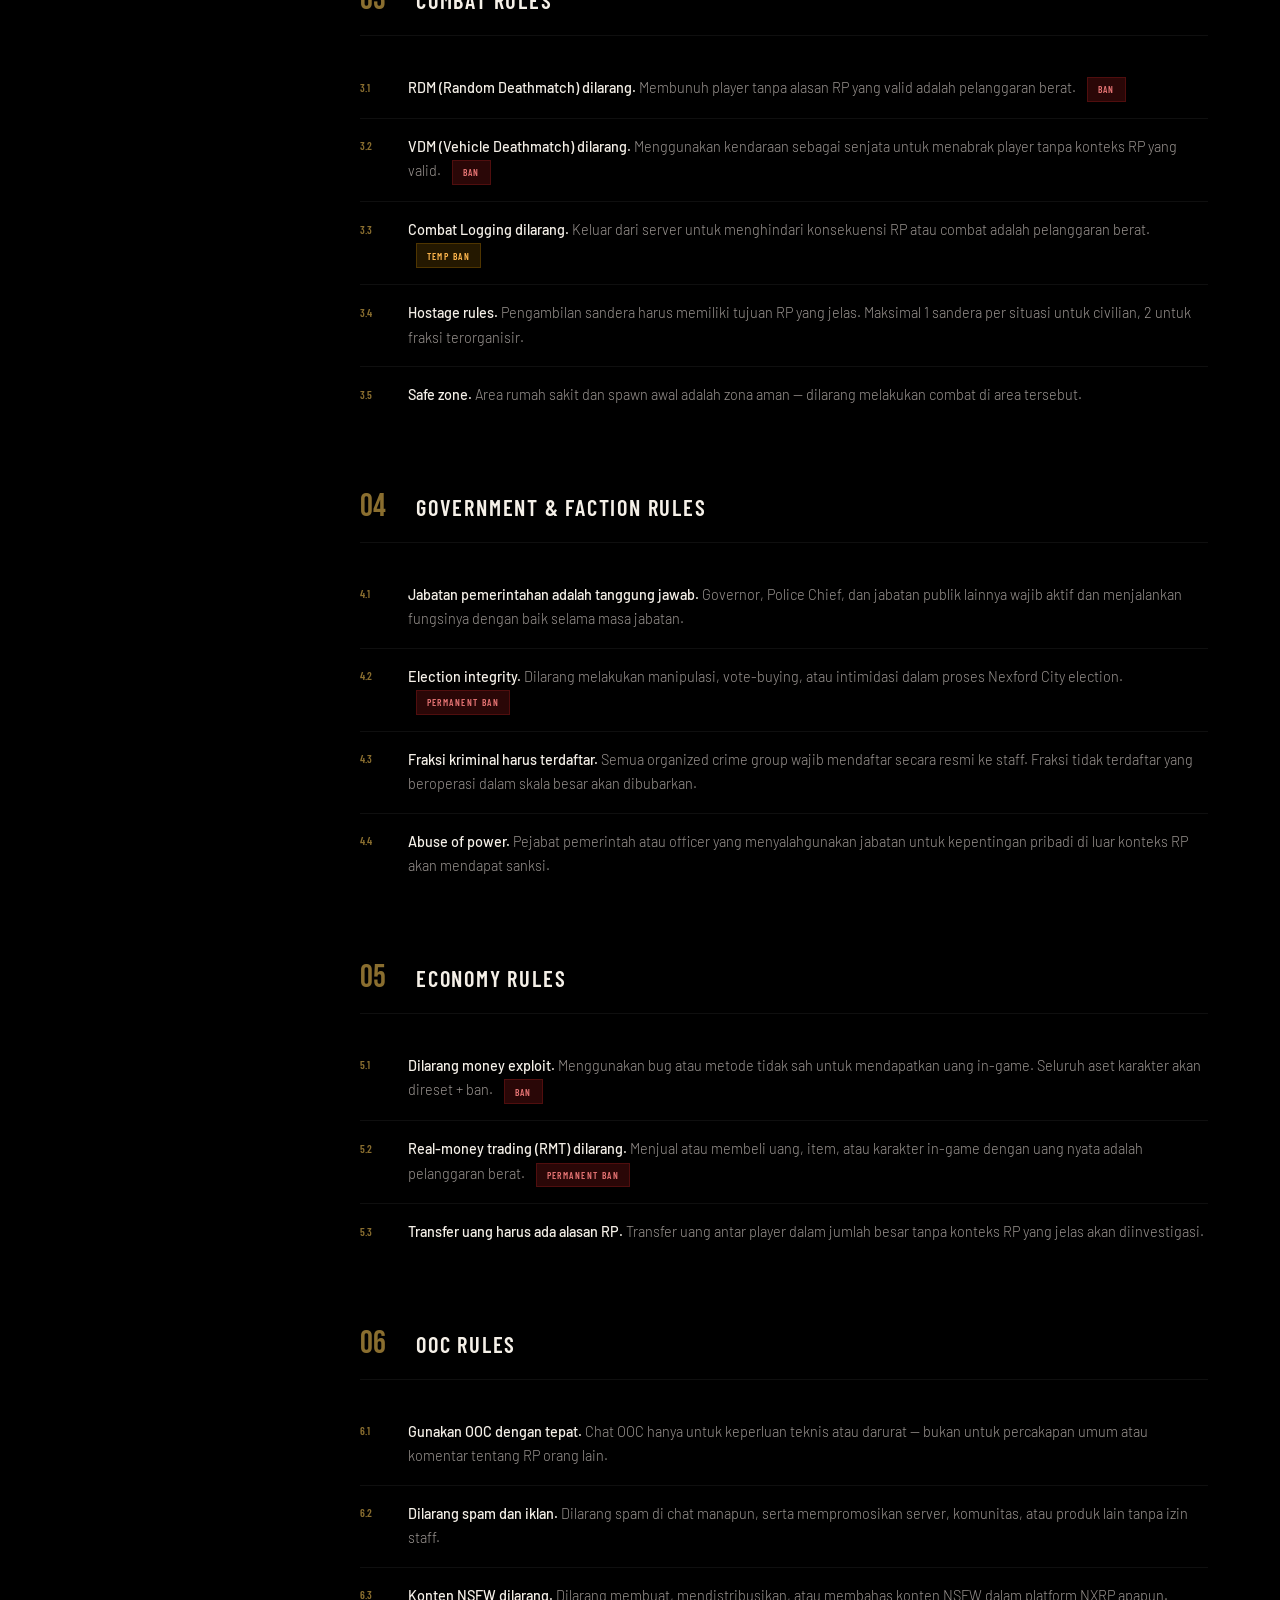
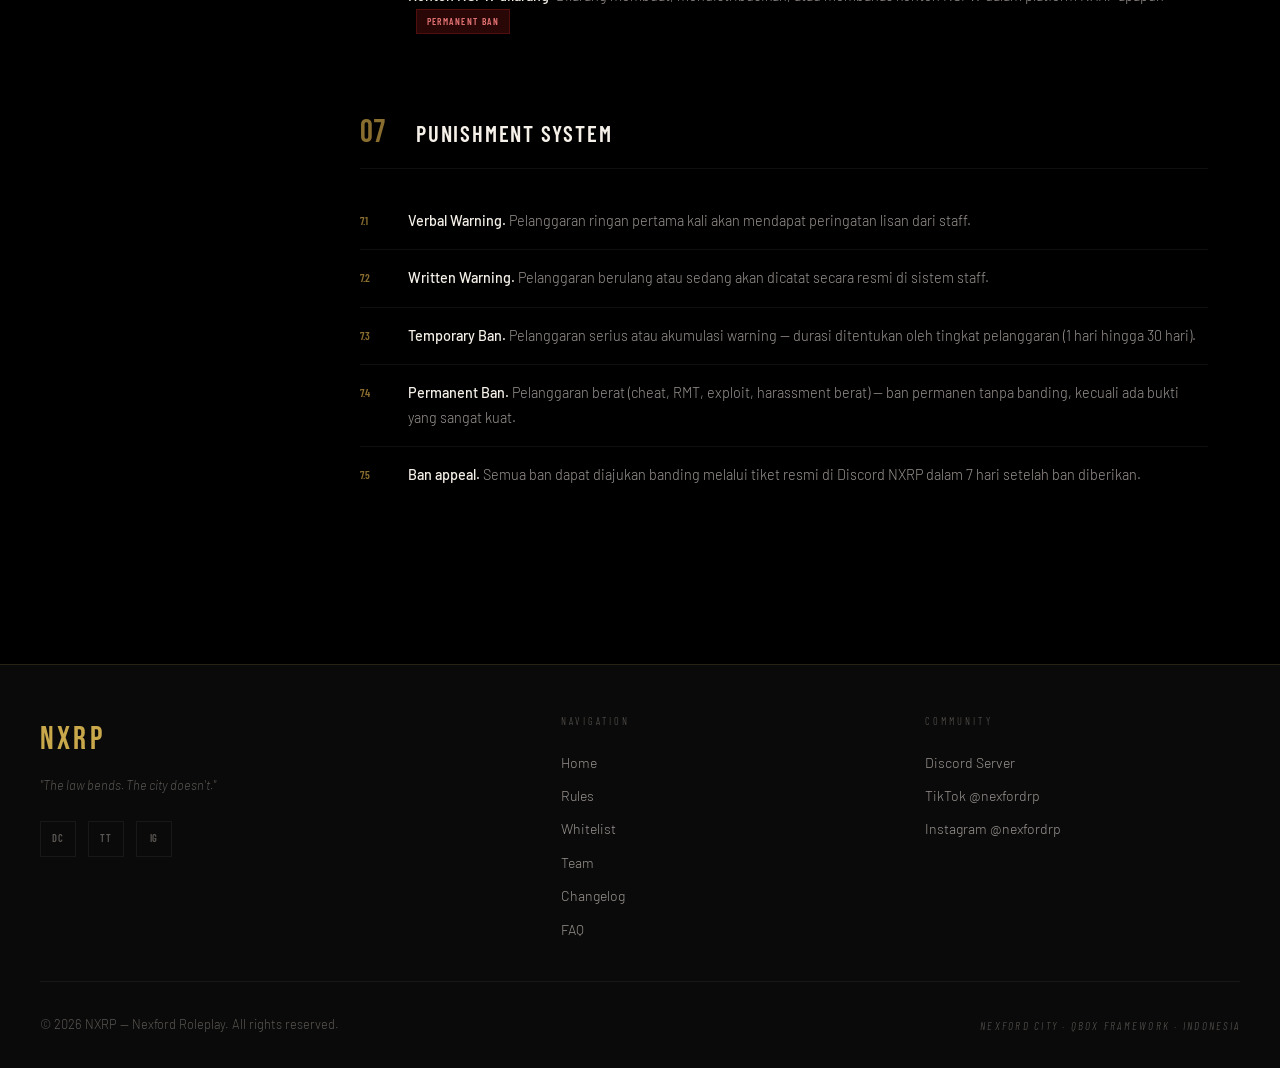
<file: rules.html>
<!DOCTYPE html>
<html lang="id">
<head>
  <meta charset="UTF-8" />
  <meta name="viewport" content="width=device-width, initial-scale=1.0" />
  <title>Rules — NXRP Nexford Roleplay</title>
  <meta name="description" content="Peraturan resmi server NXRP — Nexford Roleplay. Wajib dibaca sebelum apply whitelist." />
  <link rel="icon" type="image/svg+xml" href="assets/img/favicon.svg" />
  <link rel="stylesheet" href="assets/css/style.css" />
</head>
<body>

  <nav class="nav">
    <a href="index.html" class="nav__logo">
      <span class="nav__logo-main">NXRP</span>
      <span class="nav__logo-sub">Nexford Roleplay</span>
    </a>
    <ul class="nav__links">
      <li><a href="index.html">Home</a></li>
      <li><a href="rules.html">Rules</a></li>
      <li><a href="whitelist.html">Whitelist</a></li>
      <li><a href="team.html">Team</a></li>
      <li><a href="changelog.html">Changelog</a></li>
      <li><a href="faq.html">FAQ</a></li>
      <li><a href="https://discord.gg/nxrp" target="_blank" rel="noopener" class="nav__cta">Join Discord</a></li>
    </ul>
    <div class="nav__burger"><span></span><span></span><span></span></div>
  </nav>

  <div class="page">
    <div class="page-header">
      <div class="page-header__bg"></div>
      <p class="page-header__eyebrow">Nexford Roleplay/p>
      <h1 class="page-header__title">Server Rules</h1>
      <p class="page-header__sub">Terakhir diperbarui: April 2026 · Wajib dibaca sebelum bermain</p>
    </div>

    <div class="section">
      <div class="rules-grid">

        <!-- Sidebar -->
        <nav class="rules-nav">
          <p class="rules-nav__title">Sections</p>
          <a href="#general" class="rules-nav__item">01 — General</a>
          <a href="#roleplay" class="rules-nav__item">02 — Roleplay</a>
          <a href="#combat" class="rules-nav__item">03 — Combat</a>
          <a href="#government" class="rules-nav__item">04 — Government</a>
          <a href="#economy" class="rules-nav__item">05 — Economy</a>
          <a href="#ooc" class="rules-nav__item">06 — OOC</a>
          <a href="#punishment" class="rules-nav__item">07 — Punishment</a>
        </nav>

        <!-- Content -->
        <div class="rules-content">

          <div class="rules-section fade-up" id="general">
            <div class="rules-section__header">
              <span class="rules-section__num">01</span>
              <h2 class="rules-section__title">General Rules</h2>
            </div>
            <div class="rule-item">
              <span class="rule-item__num">1.1</span>
              <div><strong>Hormati semua player.</strong> Perlakukan semua orang dengan rasa hormat, baik in-character maupun out-of-character. Diskriminasi, harassment, dan toxic behavior tidak ditoleransi. <span class="rule-badge rule-badge--ban">Permanent Ban</span></div>
            </div>
            <div class="rule-item">
              <span class="rule-item__num">1.2</span>
              <div><strong>Ikuti arahan staff.</strong> Keputusan staff adalah final. Jika kamu tidak setuju, buka tiket resmi di Discord — jangan berdebat in-game.</div>
            </div>
            <div class="rule-item">
              <span class="rule-item__num">1.3</span>
              <div><strong>Dilarang cheating dan exploiting.</strong> Penggunaan cheat, mod menu, atau exploit bug secara sengaja akan menghasilkan ban permanen tanpa banding. <span class="rule-badge rule-badge--ban">Permanent Ban</span></div>
            </div>
            <div class="rule-item">
              <span class="rule-item__num">1.4</span>
              <div><strong>Satu akun per player.</strong> Dilarang memiliki lebih dari satu karakter aktif di fraksi berbeda secara bersamaan. Multi-accounting adalah pelanggaran berat.</div>
            </div>
            <div class="rule-item">
              <span class="rule-item__num">1.5</span>
              <div><strong>Jaga kerahasiaan informasi internal.</strong> Informasi dari channel staff atau internal tim tidak boleh disebarkan ke publik.</div>
            </div>
          </div>

          <div class="rules-section fade-up" id="roleplay">
            <div class="rules-section__header">
              <span class="rules-section__num">02</span>
              <h2 class="rules-section__title">Roleplay Standards</h2>
            </div>
            <div class="rule-item">
              <span class="rule-item__num">2.1</span>
              <div><strong>Value of Life (VoL).</strong> Karakter kamu harus menghargai nyawanya sendiri. Jangan bertindak seolah kematian tidak ada konsekuensinya.</div>
            </div>
            <div class="rule-item">
              <span class="rule-item__num">2.2</span>
              <div><strong>New Life Rule (NLR).</strong> Setelah mati, karakter kamu tidak mengingat kejadian yang menyebabkan kematiannya. Dilarang kembali ke lokasi yang sama dalam 15 menit.</div>
            </div>
            <div class="rule-item">
              <span class="rule-item__num">2.3</span>
              <div><strong>Dilarang Metagaming.</strong> Menggunakan informasi OOC untuk kepentingan IC adalah pelanggaran serius. Ini termasuk penggunaan Discord/stream untuk koordinasi in-game. <span class="rule-badge rule-badge--warn">Warning → Ban</span></div>
            </div>
            <div class="rule-item">
              <span class="rule-item__num">2.4</span>
              <div><strong>Dilarang Powergaming.</strong> Jangan memaksakan aksi pada player lain tanpa memberi kesempatan respons, atau menggunakan kemampuan di luar logika karakter.</div>
            </div>
            <div class="rule-item">
              <span class="rule-item__num">2.5</span>
              <div><strong>Konsistensi karakter.</strong> Bangun dan pertahankan latar belakang karakter yang masuk akal. Karakter harus konsisten dengan profesinya.</div>
            </div>
            <div class="rule-item">
              <span class="rule-item__num">2.6</span>
              <div><strong>RP sebelum tembak.</strong> Setiap konflik harus diawali dengan interaksi RP yang memadai. Dilarang menembak tanpa alasan atau RP yang jelas (RDM). <span class="rule-badge rule-badge--ban">Ban</span></div>
            </div>
          </div>

          <div class="rules-section fade-up" id="combat">
            <div class="rules-section__header">
              <span class="rules-section__num">03</span>
              <h2 class="rules-section__title">Combat Rules</h2>
            </div>
            <div class="rule-item">
              <span class="rule-item__num">3.1</span>
              <div><strong>RDM (Random Deathmatch) dilarang.</strong> Membunuh player tanpa alasan RP yang valid adalah pelanggaran berat. <span class="rule-badge rule-badge--ban">Ban</span></div>
            </div>
            <div class="rule-item">
              <span class="rule-item__num">3.2</span>
              <div><strong>VDM (Vehicle Deathmatch) dilarang.</strong> Menggunakan kendaraan sebagai senjata untuk menabrak player tanpa konteks RP yang valid. <span class="rule-badge rule-badge--ban">Ban</span></div>
            </div>
            <div class="rule-item">
              <span class="rule-item__num">3.3</span>
              <div><strong>Combat Logging dilarang.</strong> Keluar dari server untuk menghindari konsekuensi RP atau combat adalah pelanggaran berat. <span class="rule-badge rule-badge--warn">Temp Ban</span></div>
            </div>
            <div class="rule-item">
              <span class="rule-item__num">3.4</span>
              <div><strong>Hostage rules.</strong> Pengambilan sandera harus memiliki tujuan RP yang jelas. Maksimal 1 sandera per situasi untuk civilian, 2 untuk fraksi terorganisir.</div>
            </div>
            <div class="rule-item">
              <span class="rule-item__num">3.5</span>
              <div><strong>Safe zone.</strong> Area rumah sakit dan spawn awal adalah zona aman — dilarang melakukan combat di area tersebut.</div>
            </div>
          </div>

          <div class="rules-section fade-up" id="government">
            <div class="rules-section__header">
              <span class="rules-section__num">04</span>
              <h2 class="rules-section__title">Government & Faction Rules</h2>
            </div>
            <div class="rule-item">
              <span class="rule-item__num">4.1</span>
              <div><strong>Jabatan pemerintahan adalah tanggung jawab.</strong> Governor, Police Chief, dan jabatan publik lainnya wajib aktif dan menjalankan fungsinya dengan baik selama masa jabatan.</div>
            </div>
            <div class="rule-item">
              <span class="rule-item__num">4.2</span>
              <div><strong>Election integrity.</strong> Dilarang melakukan manipulasi, vote-buying, atau intimidasi dalam proses Nexford City election. <span class="rule-badge rule-badge--ban">Permanent Ban</span></div>
            </div>
            <div class="rule-item">
              <span class="rule-item__num">4.3</span>
              <div><strong>Fraksi kriminal harus terdaftar.</strong> Semua organized crime group wajib mendaftar secara resmi ke staff. Fraksi tidak terdaftar yang beroperasi dalam skala besar akan dibubarkan.</div>
            </div>
            <div class="rule-item">
              <span class="rule-item__num">4.4</span>
              <div><strong>Abuse of power.</strong> Pejabat pemerintah atau officer yang menyalahgunakan jabatan untuk kepentingan pribadi di luar konteks RP akan mendapat sanksi.</div>
            </div>
          </div>

          <div class="rules-section fade-up" id="economy">
            <div class="rules-section__header">
              <span class="rules-section__num">05</span>
              <h2 class="rules-section__title">Economy Rules</h2>
            </div>
            <div class="rule-item">
              <span class="rule-item__num">5.1</span>
              <div><strong>Dilarang money exploit.</strong> Menggunakan bug atau metode tidak sah untuk mendapatkan uang in-game. Seluruh aset karakter akan direset + ban. <span class="rule-badge rule-badge--ban">Ban</span></div>
            </div>
            <div class="rule-item">
              <span class="rule-item__num">5.2</span>
              <div><strong>Real-money trading (RMT) dilarang.</strong> Menjual atau membeli uang, item, atau karakter in-game dengan uang nyata adalah pelanggaran berat. <span class="rule-badge rule-badge--ban">Permanent Ban</span></div>
            </div>
            <div class="rule-item">
              <span class="rule-item__num">5.3</span>
              <div><strong>Transfer uang harus ada alasan RP.</strong> Transfer uang antar player dalam jumlah besar tanpa konteks RP yang jelas akan diinvestigasi.</div>
            </div>
          </div>

          <div class="rules-section fade-up" id="ooc">
            <div class="rules-section__header">
              <span class="rules-section__num">06</span>
              <h2 class="rules-section__title">OOC Rules</h2>
            </div>
            <div class="rule-item">
              <span class="rule-item__num">6.1</span>
              <div><strong>Gunakan OOC dengan tepat.</strong> Chat OOC hanya untuk keperluan teknis atau darurat — bukan untuk percakapan umum atau komentar tentang RP orang lain.</div>
            </div>
            <div class="rule-item">
              <span class="rule-item__num">6.2</span>
              <div><strong>Dilarang spam dan iklan.</strong> Dilarang spam di chat manapun, serta mempromosikan server, komunitas, atau produk lain tanpa izin staff.</div>
            </div>
            <div class="rule-item">
              <span class="rule-item__num">6.3</span>
              <div><strong>Konten NSFW dilarang.</strong> Dilarang membuat, mendistribusikan, atau membahas konten NSFW dalam platform NXRP apapun. <span class="rule-badge rule-badge--ban">Permanent Ban</span></div>
            </div>
          </div>

          <div class="rules-section fade-up" id="punishment">
            <div class="rules-section__header">
              <span class="rules-section__num">07</span>
              <h2 class="rules-section__title">Punishment System</h2>
            </div>
            <div class="rule-item">
              <span class="rule-item__num">7.1</span>
              <div><strong>Verbal Warning.</strong> Pelanggaran ringan pertama kali akan mendapat peringatan lisan dari staff.</div>
            </div>
            <div class="rule-item">
              <span class="rule-item__num">7.2</span>
              <div><strong>Written Warning.</strong> Pelanggaran berulang atau sedang akan dicatat secara resmi di sistem staff.</div>
            </div>
            <div class="rule-item">
              <span class="rule-item__num">7.3</span>
              <div><strong>Temporary Ban.</strong> Pelanggaran serius atau akumulasi warning — durasi ditentukan oleh tingkat pelanggaran (1 hari hingga 30 hari).</div>
            </div>
            <div class="rule-item">
              <span class="rule-item__num">7.4</span>
              <div><strong>Permanent Ban.</strong> Pelanggaran berat (cheat, RMT, exploit, harassment berat) — ban permanen tanpa banding, kecuali ada bukti yang sangat kuat.</div>
            </div>
            <div class="rule-item">
              <span class="rule-item__num">7.5</span>
              <div><strong>Ban appeal.</strong> Semua ban dapat diajukan banding melalui tiket resmi di Discord NXRP dalam 7 hari setelah ban diberikan.</div>
            </div>
          </div>

        </div>
      </div>
    </div>
  </div>

  <footer class="footer">
    <div class="footer__inner">
      <div class="footer__brand">
        <div class="footer__logo">NXRP</div>
        <p class="footer__tagline">"The law bends. The city doesn't."</p>
        <div class="footer__socials">
          <a href="https://discord.gg/nxrp" target="_blank" rel="noopener" class="footer__social">DC</a>
          <a href="https://tiktok.com/@nexfordrp" target="_blank" rel="noopener" class="footer__social">TT</a>
          <a href="https://instagram.com/nexfordrp" target="_blank" rel="noopener" class="footer__social">IG</a>
        </div>
      </div>
      <div>
        <p class="footer__nav-title">Navigation</p>
        <div class="footer__nav-links">
          <a href="index.html">Home</a>
          <a href="rules.html">Rules</a>
          <a href="whitelist.html">Whitelist</a>
          <a href="team.html">Team</a>
          <a href="changelog.html">Changelog</a>
          <a href="faq.html">FAQ</a>
        </div>
      </div>
      <div>
        <p class="footer__nav-title">Community</p>
        <div class="footer__nav-links">
          <a href="https://discord.gg/nxrp" target="_blank" rel="noopener">Discord Server</a>
          <a href="https://tiktok.com/@nexfordrp" target="_blank" rel="noopener">TikTok @nexfordrp</a>
          <a href="https://instagram.com/nexfordrp" target="_blank" rel="noopener">Instagram @nexfordrp</a>
        </div>
      </div>
    </div>
    <div class="footer__bottom">
      <p class="footer__copy">© 2026 NXRP — Nexford Roleplay. All rights reserved.</p>
      <p class="footer__motto">Nexford City · Qbox Framework · Indonesia</p>
    </div>
  </footer>

  <script src="assets/js/main.js"></script>
</body>
</html>
</file>
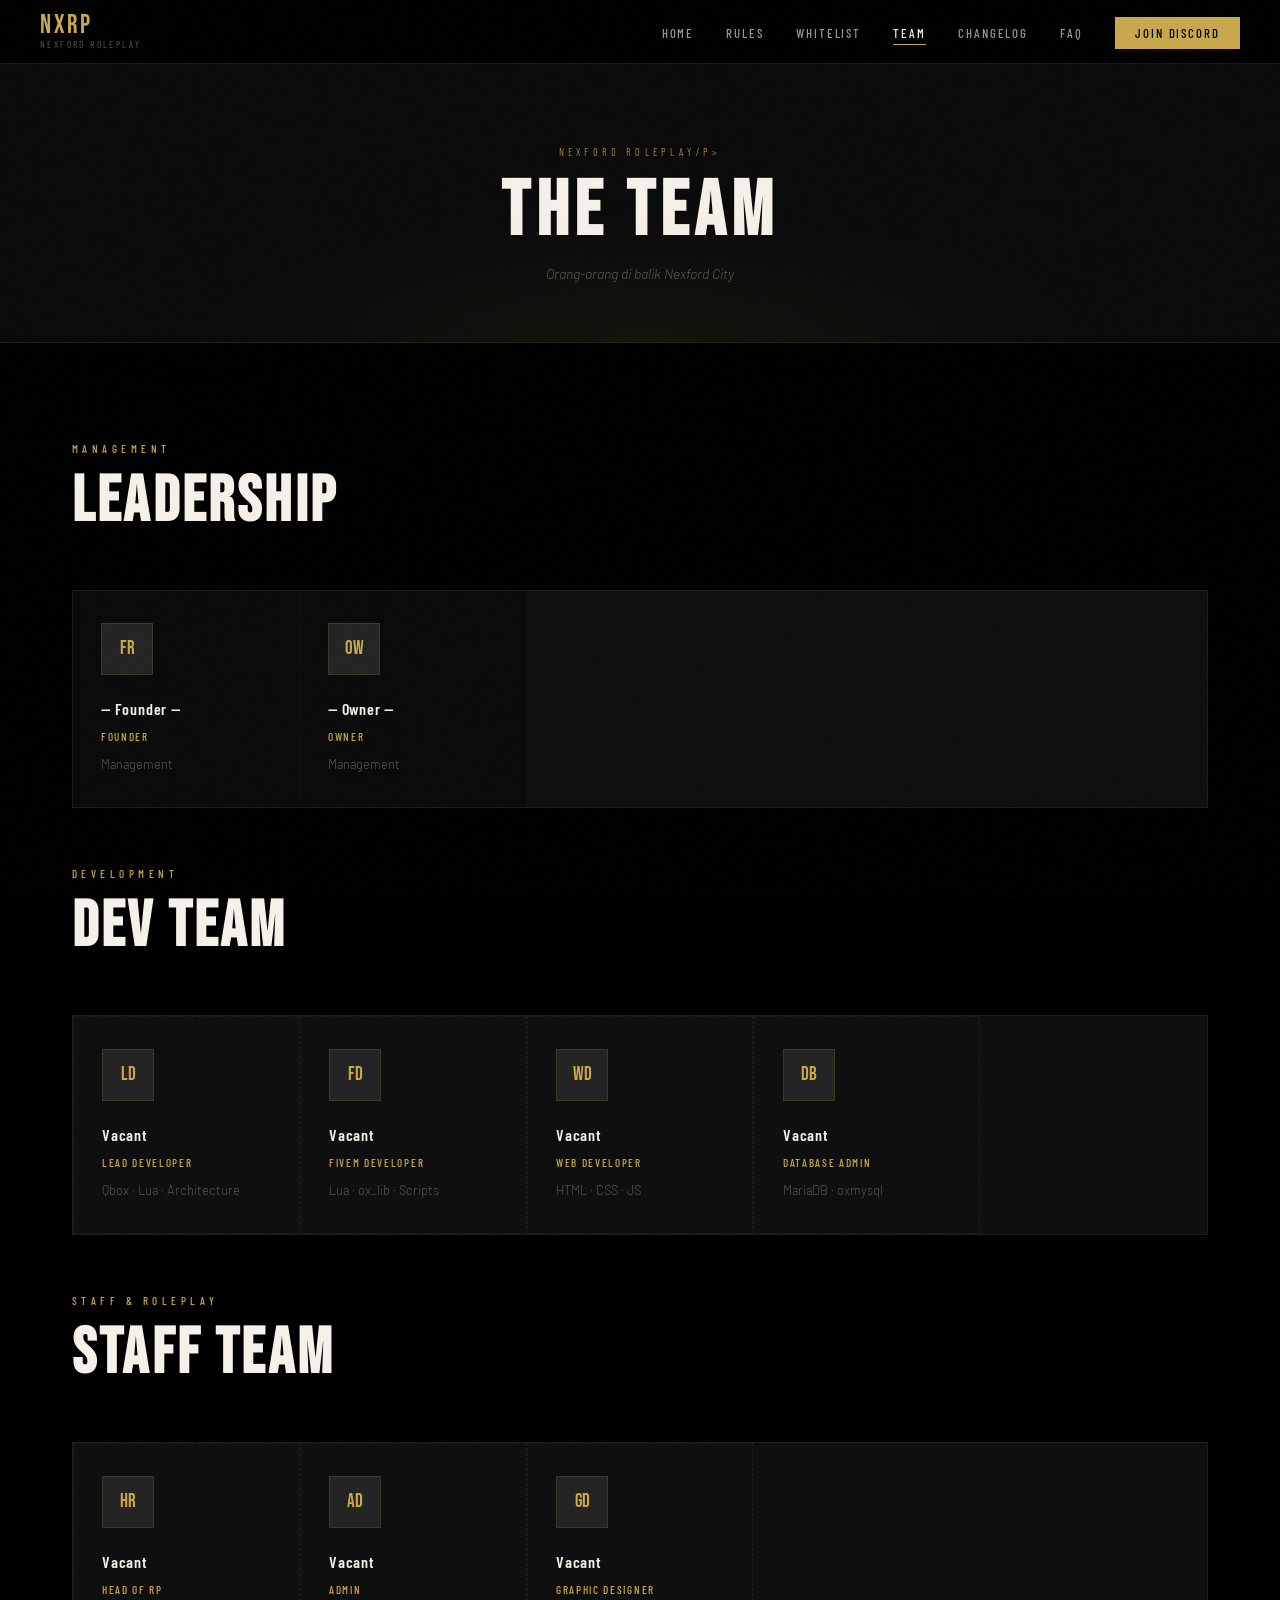
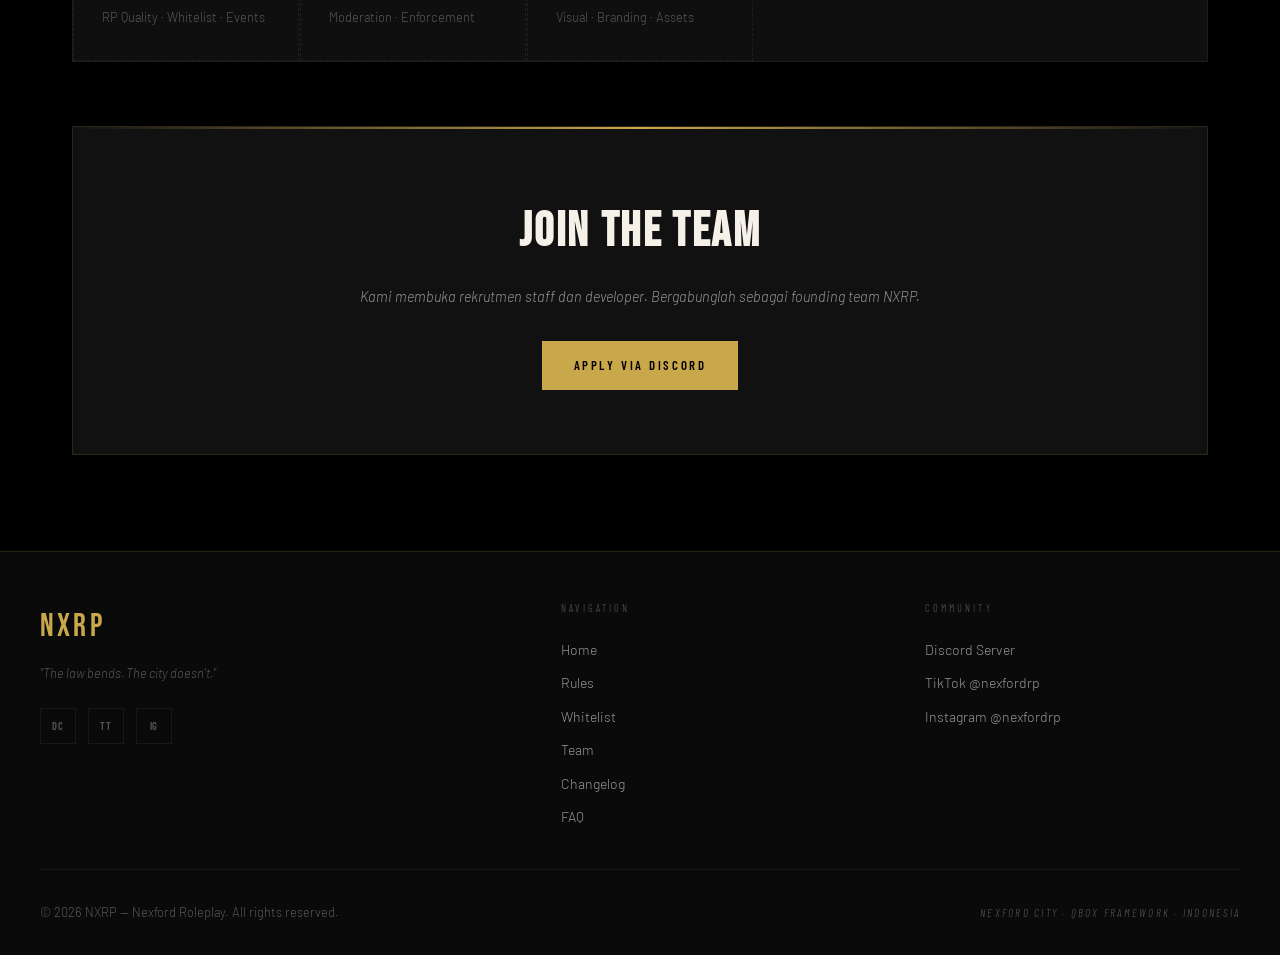
<file: team.html>
<!DOCTYPE html>
<html lang="id">
<head>
  <meta charset="UTF-8" />
  <meta name="viewport" content="width=device-width, initial-scale=1.0" />
  <title>Team — NXRP Nexford Roleplay</title>
  <link rel="icon" type="image/svg+xml" href="assets/img/favicon.svg" />
  <link rel="stylesheet" href="assets/css/style.css" />
</head>
<body>
  <nav class="nav">
    <a href="index.html" class="nav__logo">
      <span class="nav__logo-main">NXRP</span>
      <span class="nav__logo-sub">Nexford Roleplay</span>
    </a>
    <ul class="nav__links">
      <li><a href="index.html">Home</a></li>
      <li><a href="rules.html">Rules</a></li>
      <li><a href="whitelist.html">Whitelist</a></li>
      <li><a href="team.html">Team</a></li>
      <li><a href="changelog.html">Changelog</a></li>
      <li><a href="faq.html">FAQ</a></li>
      <li><a href="https://discord.gg/nxrp" target="_blank" rel="noopener" class="nav__cta">Join Discord</a></li>
    </ul>
    <div class="nav__burger"><span></span><span></span><span></span></div>
  </nav>

  <div class="page">
    <div class="page-header">
      <div class="page-header__bg"></div>
      <p class="page-header__eyebrow">Nexford Roleplay/p>
      <h1 class="page-header__title">The Team</h1>
      <p class="page-header__sub">Orang-orang di balik Nexford City</p>
    </div>

    <section class="section">

      <div class="section__header fade-up">
        <p class="section__eyebrow">Management</p>
        <h2 class="section__title">Leadership</h2>
      </div>
      <div class="team-grid" style="margin-bottom: 1px;">
        <div class="team-card fade-up">
          <div class="team-card__avatar">FR</div>
          <div class="team-card__name">— Founder —</div>
          <div class="team-card__role">Founder</div>
          <div class="team-card__dept">Management</div>
        </div>
        <div class="team-card fade-up">
          <div class="team-card__avatar">OW</div>
          <div class="team-card__name">— Owner —</div>
          <div class="team-card__role">Owner</div>
          <div class="team-card__dept">Management</div>
        </div>
      </div>

      <div class="section__header fade-up" style="margin-top: 3.5rem;">
        <p class="section__eyebrow">Development</p>
        <h2 class="section__title">Dev Team</h2>
      </div>
      <div class="team-grid">
        <div class="team-card team-card--vacant fade-up">
          <div class="team-card__avatar">LD</div>
          <div class="team-card__name">Vacant</div>
          <div class="team-card__role">Lead Developer</div>
          <div class="team-card__dept">Qbox · Lua · Architecture</div>
        </div>
        <div class="team-card team-card--vacant fade-up">
          <div class="team-card__avatar">FD</div>
          <div class="team-card__name">Vacant</div>
          <div class="team-card__role">FiveM Developer</div>
          <div class="team-card__dept">Lua · ox_lib · Scripts</div>
        </div>
        <div class="team-card team-card--vacant fade-up">
          <div class="team-card__avatar">WD</div>
          <div class="team-card__name">Vacant</div>
          <div class="team-card__role">Web Developer</div>
          <div class="team-card__dept">HTML · CSS · JS</div>
        </div>
        <div class="team-card team-card--vacant fade-up">
          <div class="team-card__avatar">DB</div>
          <div class="team-card__name">Vacant</div>
          <div class="team-card__role">Database Admin</div>
          <div class="team-card__dept">MariaDB · oxmysql</div>
        </div>
      </div>

      <div class="section__header fade-up" style="margin-top: 3.5rem;">
        <p class="section__eyebrow">Staff & Roleplay</p>
        <h2 class="section__title">Staff Team</h2>
      </div>
      <div class="team-grid">
        <div class="team-card team-card--vacant fade-up">
          <div class="team-card__avatar">HR</div>
          <div class="team-card__name">Vacant</div>
          <div class="team-card__role">Head of RP</div>
          <div class="team-card__dept">RP Quality · Whitelist · Events</div>
        </div>
        <div class="team-card team-card--vacant fade-up">
          <div class="team-card__avatar">AD</div>
          <div class="team-card__name">Vacant</div>
          <div class="team-card__role">Admin</div>
          <div class="team-card__dept">Moderation · Enforcement</div>
        </div>
        <div class="team-card team-card--vacant fade-up">
          <div class="team-card__avatar">GD</div>
          <div class="team-card__name">Vacant</div>
          <div class="team-card__role">Graphic Designer</div>
          <div class="team-card__dept">Visual · Branding · Assets</div>
        </div>
      </div>

      <div class="wl-cta fade-up" style="margin-top: 4rem;">
        <h2 class="wl-cta__title">Join the Team</h2>
        <p class="wl-cta__sub">Kami membuka rekrutmen staff dan developer. Bergabunglah sebagai founding team NXRP.</p>
        <a href="https://discord.gg/nxrp" target="_blank" rel="noopener" class="btn btn--primary">Apply via Discord</a>
      </div>

    </section>
  </div>

  <footer class="footer">
    <div class="footer__inner">
      <div class="footer__brand">
        <div class="footer__logo">NXRP</div>
        <p class="footer__tagline">"The law bends. The city doesn't."</p>
        <div class="footer__socials">
          <a href="https://discord.gg/nxrp" target="_blank" rel="noopener" class="footer__social">DC</a>
          <a href="https://tiktok.com/@nexfordrp" target="_blank" rel="noopener" class="footer__social">TT</a>
          <a href="https://instagram.com/nexfordrp" target="_blank" rel="noopener" class="footer__social">IG</a>
        </div>
      </div>
      <div>
        <p class="footer__nav-title">Navigation</p>
        <div class="footer__nav-links">
          <a href="index.html">Home</a><a href="rules.html">Rules</a>
          <a href="whitelist.html">Whitelist</a><a href="team.html">Team</a>
          <a href="changelog.html">Changelog</a><a href="faq.html">FAQ</a>
        </div>
      </div>
      <div>
        <p class="footer__nav-title">Community</p>
        <div class="footer__nav-links">
          <a href="https://discord.gg/nxrp" target="_blank" rel="noopener">Discord Server</a>
          <a href="https://tiktok.com/@nexfordrp" target="_blank" rel="noopener">TikTok @nexfordrp</a>
          <a href="https://instagram.com/nexfordrp" target="_blank" rel="noopener">Instagram @nexfordrp</a>
        </div>
      </div>
    </div>
    <div class="footer__bottom">
      <p class="footer__copy">© 2026 NXRP — Nexford Roleplay. All rights reserved.</p>
      <p class="footer__motto">Nexford City · Qbox Framework · Indonesia</p>
    </div>
  </footer>
  <script src="assets/js/main.js"></script>
</body>
</html>
</file>
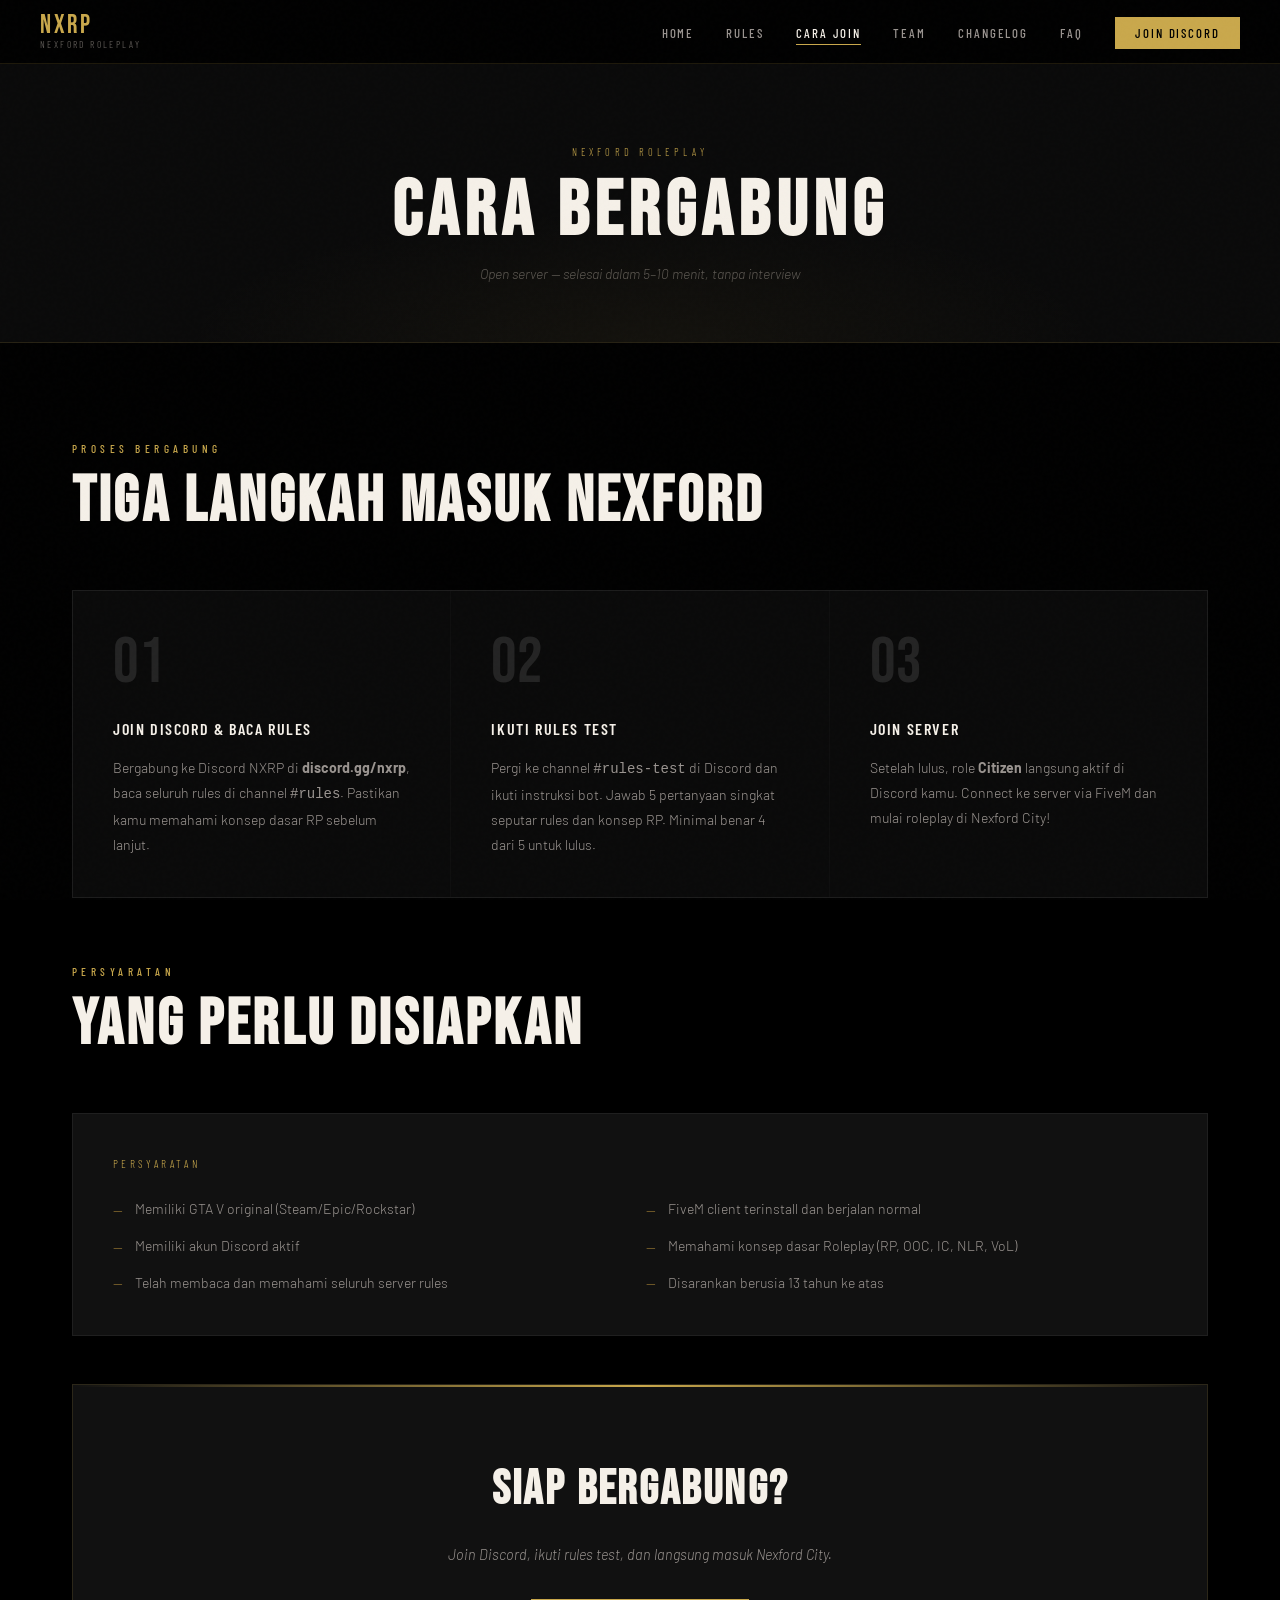
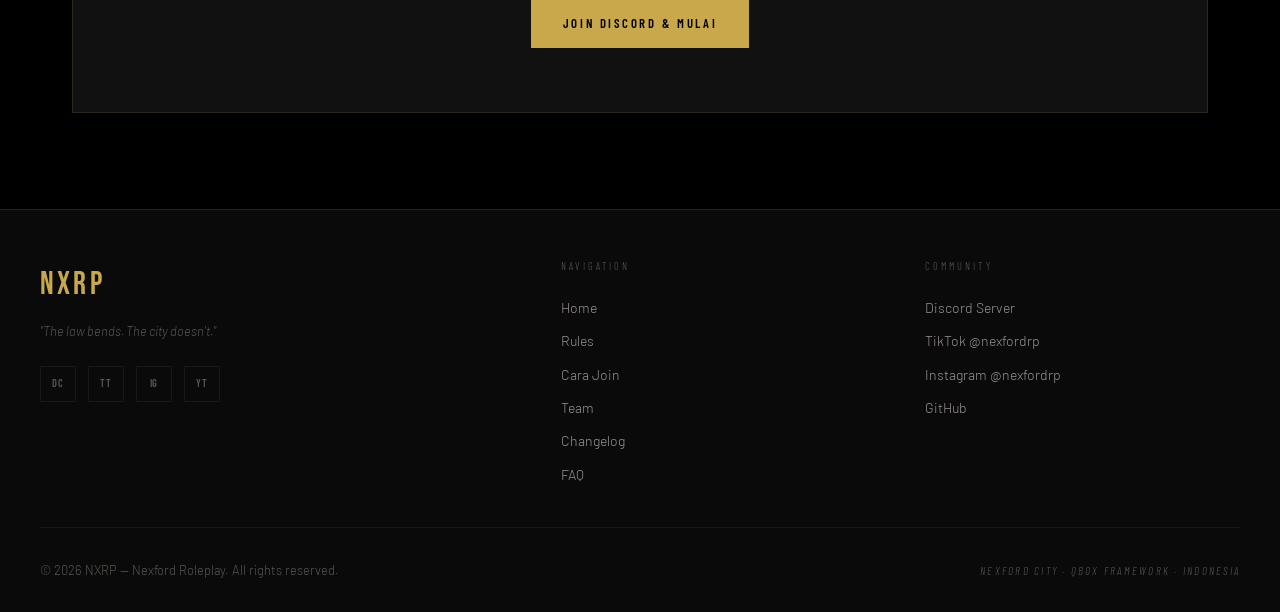
<file: whitelist.html>
<!DOCTYPE html>
<html lang="id">
<head>
  <meta charset="UTF-8" />
  <meta name="viewport" content="width=device-width, initial-scale=1.0" />
  <title>Cara Bergabung — NXRP Nexford Roleplay</title>
  <meta name="description" content="Cara bergabung di Nexford Roleplay — open server, ikuti rules test singkat dan langsung bisa main." />
  <link rel="icon" type="image/svg+xml" href="assets/img/favicon.svg" />
  <link rel="stylesheet" href="assets/css/style.css" />
</head>
<body>

  <nav class="nav">
    <a href="index.html" class="nav__logo">
      <span class="nav__logo-main">NXRP</span>
      <span class="nav__logo-sub">Nexford Roleplay</span>
    </a>
    <ul class="nav__links">
      <li><a href="index.html">Home</a></li>
      <li><a href="rules.html">Rules</a></li>
      <li><a href="whitelist.html">Cara Join</a></li>
      <li><a href="team.html">Team</a></li>
      <li><a href="changelog.html">Changelog</a></li>
      <li><a href="faq.html">FAQ</a></li>
      <li><a href="https://discord.gg/nxrp" target="_blank" rel="noopener" class="nav__cta">Join Discord</a></li>
    </ul>
    <div class="nav__burger"><span></span><span></span><span></span></div>
  </nav>

  <div class="page">
    <div class="page-header">
      <div class="page-header__bg"></div>
      <p class="page-header__eyebrow">Nexford Roleplay</p>
      <h1 class="page-header__title">Cara Bergabung</h1>
      <p class="page-header__sub">Open server — selesai dalam 5–10 menit, tanpa interview</p>
    </div>

    <section class="section">

      <div class="section__header fade-up">
        <p class="section__eyebrow">Proses Bergabung</p>
        <h2 class="section__title">Tiga Langkah Masuk Nexford</h2>
      </div>

      <div class="wl-steps">
        <div class="wl-step fade-up">
          <div class="wl-step__num">01</div>
          <div class="wl-step__title">Join Discord & Baca Rules</div>
          <p class="wl-step__text">Bergabung ke Discord NXRP di <strong>discord.gg/nxrp</strong>, baca seluruh rules di channel <code>#rules</code>. Pastikan kamu memahami konsep dasar RP sebelum lanjut.</p>
        </div>
        <div class="wl-step fade-up">
          <div class="wl-step__num">02</div>
          <div class="wl-step__title">Ikuti Rules Test</div>
          <p class="wl-step__text">Pergi ke channel <code>#rules-test</code> di Discord dan ikuti instruksi bot. Jawab 5 pertanyaan singkat seputar rules dan konsep RP. Minimal benar 4 dari 5 untuk lulus.</p>
        </div>
        <div class="wl-step fade-up">
          <div class="wl-step__num">03</div>
          <div class="wl-step__title">Join Server</div>
          <p class="wl-step__text">Setelah lulus, role <strong>Citizen</strong> langsung aktif di Discord kamu. Connect ke server via FiveM dan mulai roleplay di Nexford City!</p>
        </div>
      </div>

      <div class="section__header fade-up" style="margin-top: 4rem;">
        <p class="section__eyebrow">Persyaratan</p>
        <h2 class="section__title">Yang Perlu Disiapkan</h2>
      </div>

      <div class="wl-requirements fade-up">
        <p class="wl-req-title">Persyaratan</p>
        <div class="wl-req-list">
          <div class="wl-req-item">Memiliki GTA V original (Steam/Epic/Rockstar)</div>
          <div class="wl-req-item">FiveM client terinstall dan berjalan normal</div>
          <div class="wl-req-item">Memiliki akun Discord aktif</div>
          <div class="wl-req-item">Memahami konsep dasar Roleplay (RP, OOC, IC, NLR, VoL)</div>
          <div class="wl-req-item">Telah membaca dan memahami seluruh server rules</div>
          <div class="wl-req-item">Disarankan berusia 13 tahun ke atas</div>
        </div>
      </div>

      <div class="wl-cta fade-up">
        <h2 class="wl-cta__title">Siap Bergabung?</h2>
        <p class="wl-cta__sub">Join Discord, ikuti rules test, dan langsung masuk Nexford City.</p>
        <a href="https://discord.gg/nxrp" target="_blank" rel="noopener" class="btn btn--primary">Join Discord & Mulai</a>
      </div>

    </section>
  </div>

  <footer class="footer">
    <div class="footer__inner">
      <div class="footer__brand">
        <div class="footer__logo">NXRP</div>
        <p class="footer__tagline">"The law bends. The city doesn't."</p>
        <div class="footer__socials">
          <a href="https://discord.gg/nxrp" target="_blank" rel="noopener" class="footer__social">DC</a>
          <a href="https://tiktok.com/@nexfordrp" target="_blank" rel="noopener" class="footer__social">TT</a>
          <a href="https://instagram.com/nexfordrp" target="_blank" rel="noopener" class="footer__social">IG</a>
          <a href="https://youtube.com/@NexfordRP" target="_blank" rel="noopener" class="footer__social">YT</a>
        </div>
      </div>
      <div>
        <p class="footer__nav-title">Navigation</p>
        <div class="footer__nav-links">
          <a href="index.html">Home</a>
          <a href="rules.html">Rules</a>
          <a href="whitelist.html">Cara Join</a>
          <a href="team.html">Team</a>
          <a href="changelog.html">Changelog</a>
          <a href="faq.html">FAQ</a>
        </div>
      </div>
      <div>
        <p class="footer__nav-title">Community</p>
        <div class="footer__nav-links">
          <a href="https://discord.gg/nxrp" target="_blank" rel="noopener">Discord Server</a>
          <a href="https://tiktok.com/@nexfordrp" target="_blank" rel="noopener">TikTok @nexfordrp</a>
          <a href="https://instagram.com/nexfordrp" target="_blank" rel="noopener">Instagram @nexfordrp</a>
          <a href="https://github.com/nexfordrp" target="_blank" rel="noopener">GitHub</a>
        </div>
      </div>
    </div>
    <div class="footer__bottom">
      <p class="footer__copy">© 2026 NXRP — Nexford Roleplay. All rights reserved.</p>
      <p class="footer__motto">Nexford City · Qbox Framework · Indonesia</p>
    </div>
  </footer>
  <script src="assets/js/main.js"></script>
</body>
</html>
</file>
<file: assets/css/style.css>
@import url('https://fonts.googleapis.com/css2?family=Bebas+Neue&family=Barlow:ital,wght@0,300;0,400;0,500;0,600;1,300&family=Barlow+Condensed:wght@300;400;500;600;700&display=swap');

/* ── Variables ───────────────────────────────────────── */
:root {
  --black:      #000000;
  --black-1:    #0a0a0a;
  --black-2:    #111111;
  --black-3:    #1a1a1a;
  --black-4:    #242424;
  --gold:       #C9A84C;
  --gold-dim:   #8a6e2f;
  --gold-light: #e8c97a;
  --white:      #f5f0e8;
  --white-dim:  #9a9490;
  --white-muted:#5a5652;
  --red:        #8B1A1A;
  --red-light:  #c0392b;
  --border:     rgba(201,168,76,0.15);
  --border-dim: rgba(255,255,255,0.06);

  --font-display: 'Bebas Neue', 'Impact', sans-serif;
  --font-condensed: 'Barlow Condensed', sans-serif;
  --font-body: 'Barlow', sans-serif;

  --nav-h: 64px;
  --max-w: 1200px;
  --transition: 0.25s cubic-bezier(0.4,0,0.2,1);
}

/* ── Reset ───────────────────────────────────────────── */
*, *::before, *::after { box-sizing: border-box; margin: 0; padding: 0; }
html { scroll-behavior: smooth; font-size: 16px; }
body {
  background: var(--black);
  color: var(--white);
  font-family: var(--font-body);
  font-weight: 300;
  line-height: 1.7;
  min-height: 100vh;
  overflow-x: hidden;
  -webkit-font-smoothing: antialiased;
}
a { color: inherit; text-decoration: none; }
img { max-width: 100%; display: block; }
ul { list-style: none; }

/* ── Noise texture overlay ───────────────────────────── */
body::before {
  content: '';
  position: fixed;
  inset: 0;
  background-image: url("data:image/svg+xml,%3Csvg viewBox='0 0 256 256' xmlns='http://www.w3.org/2000/svg'%3E%3Cfilter id='noise'%3E%3CfeTurbulence type='fractalNoise' baseFrequency='0.9' numOctaves='4' stitchTiles='stitch'/%3E%3C/filter%3E%3Crect width='100%25' height='100%25' filter='url(%23noise)' opacity='0.03'/%3E%3C/svg%3E");
  pointer-events: none;
  z-index: 9999;
  opacity: 0.4;
}

/* ── Navigation ──────────────────────────────────────── */
.nav {
  position: fixed;
  top: 0; left: 0; right: 0;
  height: var(--nav-h);
  z-index: 100;
  display: flex;
  align-items: center;
  justify-content: space-between;
  padding: 0 2.5rem;
  background: rgba(0,0,0,0.85);
  backdrop-filter: blur(12px);
  -webkit-backdrop-filter: blur(12px);
  border-bottom: 1px solid var(--border);
  transition: background var(--transition);
}
.nav__logo {
  display: flex;
  flex-direction: column;
  line-height: 1;
  gap: 1px;
}
.nav__logo-main {
  font-family: var(--font-display);
  font-size: 1.6rem;
  letter-spacing: 0.1em;
  color: var(--gold);
}
.nav__logo-sub {
  font-family: var(--font-condensed);
  font-size: 0.6rem;
  letter-spacing: 0.25em;
  text-transform: uppercase;
  color: var(--white-muted);
  font-weight: 400;
}
.nav__links {
  display: flex;
  align-items: center;
  gap: 2rem;
}
.nav__links a {
  font-family: var(--font-condensed);
  font-size: 0.8rem;
  font-weight: 500;
  letter-spacing: 0.15em;
  text-transform: uppercase;
  color: var(--white-dim);
  transition: color var(--transition);
  position: relative;
}
.nav__links a::after {
  content: '';
  position: absolute;
  bottom: -4px; left: 0;
  width: 0; height: 1px;
  background: var(--gold);
  transition: width var(--transition);
}
.nav__links a:hover,
.nav__links a.active { color: var(--white); }
.nav__links a:hover::after,
.nav__links a.active::after { width: 100%; }
.nav__cta {
  font-family: var(--font-condensed);
  font-size: 0.75rem;
  font-weight: 600;
  letter-spacing: 0.2em;
  text-transform: uppercase;
  color: var(--black) !important;
  background: var(--gold);
  padding: 0.5rem 1.25rem;
  border: none;
  cursor: pointer;
  transition: background var(--transition), transform var(--transition);
}
.nav__cta:hover { background: var(--gold-light); transform: translateY(-1px); }
.nav__cta::after { display: none !important; }
.nav__burger {
  display: none;
  flex-direction: column;
  gap: 5px;
  cursor: pointer;
  padding: 4px;
}
.nav__burger span {
  display: block;
  width: 22px; height: 1.5px;
  background: var(--white);
  transition: var(--transition);
}

/* ── Page wrapper ────────────────────────────────────── */
.page { padding-top: var(--nav-h); }

/* ── Hero ────────────────────────────────────────────── */
.hero {
  position: relative;
  min-height: 100vh;
  display: flex;
  align-items: center;
  justify-content: center;
  overflow: hidden;
  padding: 6rem 2rem 4rem;
}
.hero__bg {
  position: absolute;
  inset: 0;
  background:
    radial-gradient(ellipse 80% 60% at 50% 40%, rgba(201,168,76,0.05) 0%, transparent 60%),
    radial-gradient(ellipse 40% 80% at 80% 20%, rgba(201,168,76,0.03) 0%, transparent 50%),
    var(--black);
}
.hero__lines {
  position: absolute;
  inset: 0;
  background-image:
    linear-gradient(rgba(201,168,76,0.04) 1px, transparent 1px),
    linear-gradient(90deg, rgba(201,168,76,0.04) 1px, transparent 1px);
  background-size: 80px 80px;
  mask-image: radial-gradient(ellipse 70% 60% at 50% 50%, black 0%, transparent 70%);
}
.hero__content {
  position: relative;
  text-align: center;
  max-width: 900px;
}
.hero__eyebrow {
  font-family: var(--font-condensed);
  font-size: 0.7rem;
  font-weight: 500;
  letter-spacing: 0.4em;
  text-transform: uppercase;
  color: var(--gold);
  margin-bottom: 1.5rem;
  display: flex;
  align-items: center;
  justify-content: center;
  gap: 1rem;
}
.hero__eyebrow::before,
.hero__eyebrow::after {
  content: '';
  display: block;
  width: 40px; height: 1px;
  background: var(--gold-dim);
}
.hero__title {
  font-family: var(--font-display);
  font-size: clamp(4.5rem, 12vw, 10rem);
  line-height: 0.9;
  letter-spacing: 0.05em;
  color: var(--white);
  margin-bottom: 0.5rem;
}
.hero__title span { color: var(--gold); }
.hero__subtitle {
  font-family: var(--font-display);
  font-size: clamp(1.2rem, 3vw, 2rem);
  letter-spacing: 0.3em;
  color: var(--white-muted);
  margin-bottom: 2rem;
}
.hero__motto {
  font-family: var(--font-body);
  font-size: 0.95rem;
  font-weight: 300;
  font-style: italic;
  color: var(--white-dim);
  letter-spacing: 0.05em;
  margin-bottom: 3rem;
}
.hero__actions {
  display: flex;
  gap: 1rem;
  justify-content: center;
  flex-wrap: wrap;
}
.hero__scroll {
  position: absolute;
  bottom: 2rem; left: 50%;
  transform: translateX(-50%);
  display: flex;
  flex-direction: column;
  align-items: center;
  gap: 0.5rem;
  color: var(--white-muted);
  font-family: var(--font-condensed);
  font-size: 0.65rem;
  letter-spacing: 0.2em;
  text-transform: uppercase;
  animation: scrollBounce 2s ease-in-out infinite;
}
.hero__scroll::after {
  content: '';
  display: block;
  width: 1px; height: 40px;
  background: linear-gradient(to bottom, var(--gold-dim), transparent);
}
@keyframes scrollBounce {
  0%, 100% { transform: translateX(-50%) translateY(0); }
  50% { transform: translateX(-50%) translateY(6px); }
}

/* ── Buttons ─────────────────────────────────────────── */
.btn {
  display: inline-flex;
  align-items: center;
  gap: 0.5rem;
  font-family: var(--font-condensed);
  font-size: 0.8rem;
  font-weight: 600;
  letter-spacing: 0.2em;
  text-transform: uppercase;
  padding: 0.85rem 2rem;
  cursor: pointer;
  border: none;
  transition: all var(--transition);
  position: relative;
  overflow: hidden;
}
.btn--primary {
  background: var(--gold);
  color: var(--black);
}
.btn--primary:hover {
  background: var(--gold-light);
  transform: translateY(-2px);
  box-shadow: 0 8px 24px rgba(201,168,76,0.3);
}
.btn--outline {
  background: transparent;
  color: var(--white);
  border: 1px solid rgba(255,255,255,0.2);
}
.btn--outline:hover {
  border-color: var(--gold);
  color: var(--gold);
  transform: translateY(-2px);
}

/* ── Stats bar ───────────────────────────────────────── */
.stats {
  border-top: 1px solid var(--border);
  border-bottom: 1px solid var(--border);
  background: var(--black-2);
  padding: 0;
}
.stats__inner {
  max-width: var(--max-w);
  margin: 0 auto;
  display: grid;
  grid-template-columns: repeat(4, 1fr);
}
.stats__item {
  padding: 2rem;
  text-align: center;
  border-right: 1px solid var(--border-dim);
  position: relative;
  transition: background var(--transition);
}
.stats__item:last-child { border-right: none; }
.stats__item:hover { background: var(--black-3); }
.stats__num {
  font-family: var(--font-display);
  font-size: 2.8rem;
  color: var(--gold);
  line-height: 1;
  margin-bottom: 0.3rem;
}
.stats__label {
  font-family: var(--font-condensed);
  font-size: 0.7rem;
  letter-spacing: 0.2em;
  text-transform: uppercase;
  color: var(--white-muted);
  font-weight: 400;
}

/* ── Section base ────────────────────────────────────── */
.section {
  padding: 6rem 2rem;
  max-width: var(--max-w);
  margin: 0 auto;
}
.section--full {
  max-width: none;
  padding-left: 0;
  padding-right: 0;
}
.section__header {
  margin-bottom: 3.5rem;
}
.section__eyebrow {
  font-family: var(--font-condensed);
  font-size: 0.7rem;
  font-weight: 500;
  letter-spacing: 0.4em;
  text-transform: uppercase;
  color: var(--gold);
  margin-bottom: 0.75rem;
}
.section__title {
  font-family: var(--font-display);
  font-size: clamp(2.5rem, 5vw, 4rem);
  letter-spacing: 0.05em;
  line-height: 1;
  color: var(--white);
}
.section__desc {
  margin-top: 1rem;
  font-size: 0.95rem;
  color: var(--white-dim);
  max-width: 560px;
  line-height: 1.8;
}

/* ── Feature cards ───────────────────────────────────── */
.features {
  display: grid;
  grid-template-columns: repeat(3, 1fr);
  gap: 1px;
  background: var(--border-dim);
  border: 1px solid var(--border-dim);
}
.feature-card {
  background: var(--black-1);
  padding: 2.5rem;
  transition: background var(--transition);
  position: relative;
  overflow: hidden;
}
.feature-card::before {
  content: '';
  position: absolute;
  top: 0; left: 0;
  width: 100%; height: 2px;
  background: linear-gradient(90deg, transparent, var(--gold), transparent);
  opacity: 0;
  transition: opacity var(--transition);
}
.feature-card:hover { background: var(--black-2); }
.feature-card:hover::before { opacity: 1; }
.feature-card__icon {
  font-size: 1.5rem;
  margin-bottom: 1.25rem;
}
.feature-card__title {
  font-family: var(--font-condensed);
  font-size: 1rem;
  font-weight: 600;
  letter-spacing: 0.1em;
  text-transform: uppercase;
  color: var(--white);
  margin-bottom: 0.75rem;
}
.feature-card__text {
  font-size: 0.875rem;
  color: var(--white-dim);
  line-height: 1.8;
}

/* ── Divider ─────────────────────────────────────────── */
.divider {
  width: 100%;
  height: 1px;
  background: linear-gradient(90deg, transparent, var(--border), transparent);
  margin: 0;
}

/* ── Page header (inner pages) ───────────────────────── */
.page-header {
  position: relative;
  padding: 5rem 2rem 3.5rem;
  text-align: center;
  overflow: hidden;
  border-bottom: 1px solid var(--border);
  background: var(--black-1);
}
.page-header__bg {
  position: absolute;
  inset: 0;
  background: radial-gradient(ellipse 60% 80% at 50% 100%, rgba(201,168,76,0.05) 0%, transparent 60%);
  pointer-events: none;
}
.page-header__eyebrow {
  font-family: var(--font-condensed);
  font-size: 0.65rem;
  letter-spacing: 0.4em;
  text-transform: uppercase;
  color: var(--gold);
  margin-bottom: 0.75rem;
}
.page-header__title {
  font-family: var(--font-display);
  font-size: clamp(3rem, 6vw, 5.5rem);
  letter-spacing: 0.08em;
  color: var(--white);
  line-height: 1;
}
.page-header__sub {
  margin-top: 0.75rem;
  font-size: 0.875rem;
  color: var(--white-muted);
  font-style: italic;
}

/* ── Rules page ──────────────────────────────────────── */
.rules-grid {
  display: grid;
  grid-template-columns: 240px 1fr;
  gap: 3rem;
  align-items: start;
}
.rules-nav {
  position: sticky;
  top: calc(var(--nav-h) + 2rem);
}
.rules-nav__title {
  font-family: var(--font-condensed);
  font-size: 0.65rem;
  letter-spacing: 0.3em;
  text-transform: uppercase;
  color: var(--white-muted);
  margin-bottom: 1rem;
  padding-bottom: 0.75rem;
  border-bottom: 1px solid var(--border-dim);
}
.rules-nav__item {
  display: block;
  padding: 0.5rem 0;
  font-family: var(--font-condensed);
  font-size: 0.8rem;
  letter-spacing: 0.05em;
  color: var(--white-muted);
  border-left: 2px solid transparent;
  padding-left: 0.75rem;
  transition: all var(--transition);
}
.rules-nav__item:hover,
.rules-nav__item.active {
  color: var(--gold);
  border-left-color: var(--gold);
}
.rules-section {
  margin-bottom: 4rem;
  scroll-margin-top: calc(var(--nav-h) + 2rem);
}
.rules-section__header {
  display: flex;
  align-items: center;
  gap: 1rem;
  margin-bottom: 1.5rem;
  padding-bottom: 1rem;
  border-bottom: 1px solid var(--border-dim);
}
.rules-section__num {
  font-family: var(--font-display);
  font-size: 2rem;
  color: var(--gold-dim);
  line-height: 1;
  min-width: 2.5rem;
}
.rules-section__title {
  font-family: var(--font-condensed);
  font-size: 1.4rem;
  font-weight: 600;
  letter-spacing: 0.08em;
  text-transform: uppercase;
  color: var(--white);
}
.rule-item {
  display: flex;
  gap: 1rem;
  padding: 1rem 0;
  border-bottom: 1px solid var(--border-dim);
  font-size: 0.9rem;
  color: var(--white-dim);
  line-height: 1.7;
}
.rule-item:last-child { border-bottom: none; }
.rule-item__num {
  font-family: var(--font-condensed);
  font-size: 0.7rem;
  color: var(--gold-dim);
  font-weight: 600;
  min-width: 2rem;
  padding-top: 0.1rem;
}
.rule-item strong { color: var(--white); font-weight: 500; }
.rule-badge {
  display: inline-block;
  font-family: var(--font-condensed);
  font-size: 0.6rem;
  letter-spacing: 0.15em;
  text-transform: uppercase;
  padding: 0.2rem 0.6rem;
  margin-left: 0.5rem;
  font-weight: 600;
  vertical-align: middle;
}
.rule-badge--ban { background: rgba(139,26,26,0.3); color: #e57373; border: 1px solid rgba(139,26,26,0.4); }
.rule-badge--warn { background: rgba(180,120,0,0.2); color: #ffb74d; border: 1px solid rgba(180,120,0,0.3); }

/* ── Whitelist page ──────────────────────────────────── */
.wl-steps {
  display: grid;
  grid-template-columns: repeat(3, 1fr);
  gap: 1px;
  background: var(--border-dim);
  border: 1px solid var(--border-dim);
  margin-bottom: 4rem;
}
.wl-step {
  background: var(--black-1);
  padding: 2.5rem;
  position: relative;
}
.wl-step__num {
  font-family: var(--font-display);
  font-size: 4rem;
  color: var(--black-4);
  line-height: 1;
  margin-bottom: 1.25rem;
}
.wl-step__title {
  font-family: var(--font-condensed);
  font-size: 1rem;
  font-weight: 600;
  letter-spacing: 0.1em;
  text-transform: uppercase;
  color: var(--white);
  margin-bottom: 0.75rem;
}
.wl-step__text {
  font-size: 0.875rem;
  color: var(--white-dim);
  line-height: 1.8;
}
.wl-requirements {
  background: var(--black-2);
  border: 1px solid var(--border-dim);
  padding: 2.5rem;
  margin-bottom: 3rem;
}
.wl-req-title {
  font-family: var(--font-condensed);
  font-size: 0.7rem;
  letter-spacing: 0.3em;
  text-transform: uppercase;
  color: var(--gold);
  margin-bottom: 1.5rem;
}
.wl-req-list {
  display: grid;
  grid-template-columns: repeat(2, 1fr);
  gap: 0.75rem;
}
.wl-req-item {
  display: flex;
  align-items: flex-start;
  gap: 0.75rem;
  font-size: 0.875rem;
  color: var(--white-dim);
}
.wl-req-item::before {
  content: '—';
  color: var(--gold-dim);
  flex-shrink: 0;
  margin-top: 0.05rem;
}
.wl-cta {
  text-align: center;
  padding: 4rem 2rem;
  background: var(--black-2);
  border: 1px solid var(--border);
  position: relative;
  overflow: hidden;
}
.wl-cta::before {
  content: '';
  position: absolute;
  top: 0; left: 0; right: 0;
  height: 2px;
  background: linear-gradient(90deg, transparent, var(--gold), transparent);
}
.wl-cta__title {
  font-family: var(--font-display);
  font-size: 3rem;
  letter-spacing: 0.05em;
  color: var(--white);
  margin-bottom: 0.75rem;
}
.wl-cta__sub {
  font-size: 0.9rem;
  color: var(--white-dim);
  margin-bottom: 2rem;
  font-style: italic;
}

/* ── Team page ───────────────────────────────────────── */
.team-grid {
  display: grid;
  grid-template-columns: repeat(auto-fill, minmax(220px, 1fr));
  gap: 1px;
  background: var(--border-dim);
  border: 1px solid var(--border-dim);
  margin-bottom: 3rem;
}
.team-card {
  background: var(--black-1);
  padding: 2rem 1.75rem;
  transition: background var(--transition);
  position: relative;
}
.team-card:hover { background: var(--black-2); }
.team-card__avatar {
  width: 52px; height: 52px;
  background: var(--black-4);
  border: 1px solid var(--border);
  display: flex;
  align-items: center;
  justify-content: center;
  font-family: var(--font-display);
  font-size: 1.2rem;
  color: var(--gold);
  margin-bottom: 1.25rem;
}
.team-card__name {
  font-family: var(--font-condensed);
  font-size: 1rem;
  font-weight: 600;
  letter-spacing: 0.05em;
  color: var(--white);
  margin-bottom: 0.25rem;
}
.team-card__role {
  font-family: var(--font-condensed);
  font-size: 0.7rem;
  letter-spacing: 0.15em;
  text-transform: uppercase;
  color: var(--gold);
  font-weight: 500;
  margin-bottom: 0.5rem;
}
.team-card__dept {
  font-size: 0.8rem;
  color: var(--white-muted);
}
.team-card--vacant {
  opacity: 0.4;
  border: 1px dashed var(--border-dim);
  background: transparent;
}
.team-card--vacant:hover { background: transparent; opacity: 0.5; }

/* ── Changelog page ──────────────────────────────────── */
.changelog {
  position: relative;
  padding-left: 2rem;
}
.changelog::before {
  content: '';
  position: absolute;
  left: 0; top: 0; bottom: 0;
  width: 1px;
  background: linear-gradient(to bottom, var(--gold-dim), transparent);
}
.changelog-entry {
  position: relative;
  margin-bottom: 3.5rem;
}
.changelog-entry::before {
  content: '';
  position: absolute;
  left: -2.3rem; top: 0.5rem;
  width: 8px; height: 8px;
  background: var(--gold);
  border: 2px solid var(--black);
  border-radius: 50%;
}
.changelog-entry__meta {
  display: flex;
  align-items: center;
  gap: 1rem;
  margin-bottom: 1rem;
}
.changelog-entry__version {
  font-family: var(--font-display);
  font-size: 1.6rem;
  letter-spacing: 0.05em;
  color: var(--gold);
}
.changelog-entry__date {
  font-family: var(--font-condensed);
  font-size: 0.7rem;
  letter-spacing: 0.15em;
  text-transform: uppercase;
  color: var(--white-muted);
}
.changelog-entry__badge {
  font-family: var(--font-condensed);
  font-size: 0.6rem;
  letter-spacing: 0.15em;
  text-transform: uppercase;
  padding: 0.2rem 0.6rem;
  font-weight: 600;
}
.badge--major { background: rgba(201,168,76,0.15); color: var(--gold); border: 1px solid rgba(201,168,76,0.25); }
.badge--minor { background: rgba(255,255,255,0.05); color: var(--white-muted); border: 1px solid var(--border-dim); }
.badge--patch { background: rgba(255,255,255,0.03); color: var(--white-muted); border: 1px solid var(--border-dim); }
.changelog-entry__title {
  font-family: var(--font-condensed);
  font-size: 1.1rem;
  font-weight: 600;
  letter-spacing: 0.05em;
  color: var(--white);
  margin-bottom: 1rem;
}
.changelog-entry__items { display: flex; flex-direction: column; gap: 0.4rem; }
.changelog-item {
  display: flex;
  align-items: flex-start;
  gap: 0.75rem;
  font-size: 0.875rem;
  color: var(--white-dim);
  line-height: 1.6;
}
.changelog-item__type {
  font-family: var(--font-condensed);
  font-size: 0.6rem;
  letter-spacing: 0.1em;
  text-transform: uppercase;
  padding: 0.15rem 0.5rem;
  flex-shrink: 0;
  margin-top: 0.1rem;
  font-weight: 600;
}
.type--add  { background: rgba(46,125,50,0.2); color: #81c784; border: 1px solid rgba(46,125,50,0.3); }
.type--fix  { background: rgba(25,118,210,0.2); color: #64b5f6; border: 1px solid rgba(25,118,210,0.3); }
.type--change { background: rgba(249,168,37,0.15); color: #ffcc02; border: 1px solid rgba(249,168,37,0.25); }
.type--remove { background: rgba(198,40,40,0.15); color: #ef9a9a; border: 1px solid rgba(198,40,40,0.25); }

/* ── FAQ page ────────────────────────────────────────── */
.faq-list { display: flex; flex-direction: column; gap: 1px; background: var(--border-dim); border: 1px solid var(--border-dim); }
.faq-item { background: var(--black-1); }
.faq-item__btn {
  width: 100%;
  display: flex;
  align-items: center;
  justify-content: space-between;
  gap: 1rem;
  padding: 1.5rem 2rem;
  background: none;
  border: none;
  cursor: pointer;
  text-align: left;
  transition: background var(--transition);
}
.faq-item__btn:hover { background: var(--black-2); }
.faq-item__q {
  font-family: var(--font-condensed);
  font-size: 1rem;
  font-weight: 500;
  letter-spacing: 0.03em;
  color: var(--white);
}
.faq-item__icon {
  width: 20px; height: 20px;
  flex-shrink: 0;
  position: relative;
  transition: transform var(--transition);
}
.faq-item__icon::before,
.faq-item__icon::after {
  content: '';
  position: absolute;
  top: 50%; left: 50%;
  transform: translate(-50%, -50%);
  background: var(--gold);
  transition: var(--transition);
}
.faq-item__icon::before { width: 12px; height: 1px; }
.faq-item__icon::after { width: 1px; height: 12px; }
.faq-item.open .faq-item__icon { transform: rotate(45deg); }
.faq-item__a {
  padding: 0 2rem;
  max-height: 0;
  overflow: hidden;
  transition: max-height 0.35s cubic-bezier(0.4,0,0.2,1), padding 0.35s;
  font-size: 0.9rem;
  color: var(--white-dim);
  line-height: 1.8;
}
.faq-item.open .faq-item__a {
  max-height: 400px;
  padding: 0 2rem 1.5rem;
}
.faq-item__a a { color: var(--gold); text-decoration: underline; text-decoration-style: dotted; }

/* ── Footer ──────────────────────────────────────────── */
.footer {
  border-top: 1px solid var(--border);
  background: var(--black-1);
  padding: 3rem 2rem 2rem;
}
.footer__inner {
  max-width: var(--max-w);
  margin: 0 auto;
  display: grid;
  grid-template-columns: 1.5fr 1fr 1fr;
  gap: 3rem;
  padding-bottom: 2.5rem;
  border-bottom: 1px solid var(--border-dim);
}
.footer__brand {}
.footer__logo {
  font-family: var(--font-display);
  font-size: 2rem;
  letter-spacing: 0.1em;
  color: var(--gold);
  margin-bottom: 0.5rem;
}
.footer__tagline {
  font-size: 0.8rem;
  font-style: italic;
  color: var(--white-muted);
  margin-bottom: 1.5rem;
}
.footer__socials {
  display: flex;
  gap: 0.75rem;
}
.footer__social {
  width: 36px; height: 36px;
  border: 1px solid var(--border-dim);
  display: flex;
  align-items: center;
  justify-content: center;
  font-family: var(--font-condensed);
  font-size: 0.65rem;
  font-weight: 600;
  letter-spacing: 0.05em;
  color: var(--white-muted);
  transition: all var(--transition);
  text-transform: uppercase;
}
.footer__social:hover { border-color: var(--gold); color: var(--gold); }
.footer__nav-title {
  font-family: var(--font-condensed);
  font-size: 0.65rem;
  letter-spacing: 0.3em;
  text-transform: uppercase;
  color: var(--white-muted);
  margin-bottom: 1.25rem;
}
.footer__nav-links {
  display: flex;
  flex-direction: column;
  gap: 0.6rem;
}
.footer__nav-links a {
  font-size: 0.875rem;
  color: var(--white-dim);
  transition: color var(--transition);
}
.footer__nav-links a:hover { color: var(--gold); }
.footer__bottom {
  max-width: var(--max-w);
  margin: 0 auto;
  padding-top: 2rem;
  display: flex;
  align-items: center;
  justify-content: space-between;
  flex-wrap: wrap;
  gap: 1rem;
}
.footer__copy {
  font-size: 0.8rem;
  color: var(--white-muted);
}
.footer__motto {
  font-family: var(--font-condensed);
  font-size: 0.7rem;
  letter-spacing: 0.2em;
  text-transform: uppercase;
  color: var(--white-muted);
  font-style: italic;
}

/* ── Animations ──────────────────────────────────────── */
.fade-up {
  opacity: 0;
  transform: translateY(24px);
  transition: opacity 0.6s ease, transform 0.6s ease;
}
.fade-up.visible {
  opacity: 1;
  transform: translateY(0);
}

/* ── Responsive ──────────────────────────────────────── */
@media (max-width: 1024px) {
  .features { grid-template-columns: repeat(2, 1fr); }
  .stats__inner { grid-template-columns: repeat(2, 1fr); }
  .stats__item:nth-child(2) { border-right: none; }
  .footer__inner { grid-template-columns: 1fr 1fr; }
  .footer__brand { grid-column: 1 / -1; }
  .wl-steps { grid-template-columns: 1fr; }
  .rules-grid { grid-template-columns: 1fr; }
  .rules-nav { display: none; }
}
@media (max-width: 768px) {
  .nav__links { display: none; }
  .nav__burger { display: flex; }
  .nav__links.open {
    display: flex;
    flex-direction: column;
    position: absolute;
    top: var(--nav-h); left: 0; right: 0;
    background: var(--black-1);
    border-bottom: 1px solid var(--border);
    padding: 1.5rem 2rem;
    gap: 1rem;
  }
  .features { grid-template-columns: 1fr; }
  .stats__inner { grid-template-columns: repeat(2, 1fr); }
  .footer__inner { grid-template-columns: 1fr; }
  .wl-req-list { grid-template-columns: 1fr; }
  .team-grid { grid-template-columns: repeat(2, 1fr); }
  .hero__title { font-size: clamp(3.5rem, 16vw, 5rem); }
}
@media (max-width: 480px) {
  .section { padding: 4rem 1.25rem; }
  .stats__inner { grid-template-columns: repeat(2, 1fr); }
  .team-grid { grid-template-columns: 1fr; }
  .hero__actions { flex-direction: column; align-items: center; }
}
</file>
